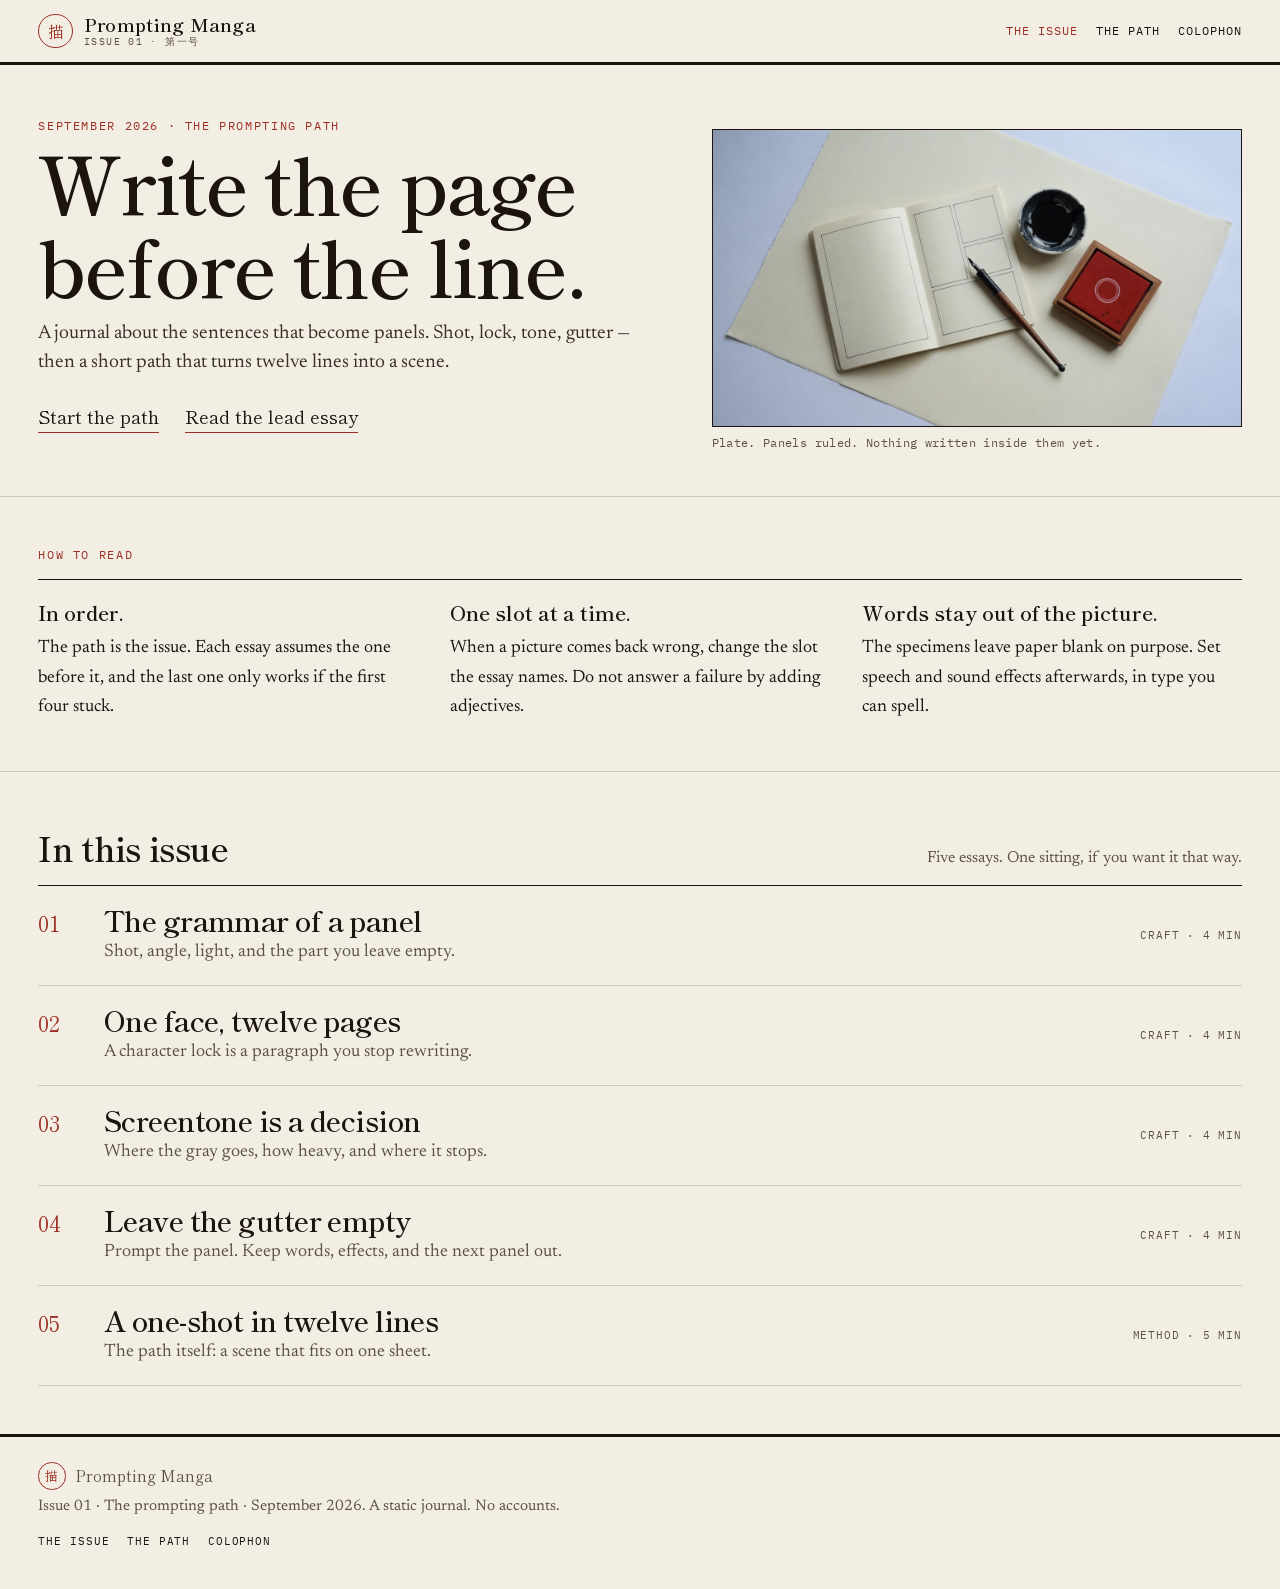
<file: index.html>
<!DOCTYPE html>
<html lang="en">
<head>
  <meta charset="utf-8">
  <meta name="viewport" content="width=device-width, initial-scale=1">
  <title>Prompting Manga — Issue 01</title>
  <meta name="description" content="Prompting Manga is a static journal about the sentences that become panels. Issue 01 is the prompting path: five essays, read in order.">
  <meta name="theme-color" content="#f3eee4" media="(prefers-color-scheme: light)">
  <meta name="theme-color" content="#14110e" media="(prefers-color-scheme: dark)">
  <link rel="icon" href="favicon.svg" type="image/svg+xml">
  <link rel="preconnect" href="https://fonts.googleapis.com">
  <link rel="preconnect" href="https://fonts.gstatic.com" crossorigin>
  <link href="https://fonts.googleapis.com/css2?family=IBM+Plex+Mono:wght@400;500&family=Newsreader:ital,opsz,wght@0,6..72,400;0,6..72,500;0,6..72,600;1,6..72,400&family=Shippori+Mincho:wght@500;600;700&display=swap" rel="stylesheet">
  <link rel="stylesheet" href="css/site.css">
</head>
<body>
  <a class="skip" href="#main">Skip to content</a>
  <div class="progress" aria-hidden="true"></div>
  <header class="top">
    <a class="brand" href="index.html">
      <span class="hanko" aria-hidden="true">描</span>
      <span class="brand-name">Prompting Manga<small>Issue 01 · 第一号</small></span>
    </a>
    <nav class="nav" aria-label="Primary">
      <a href="index.html" aria-current="page">The issue</a>
      <a href="path.html">The path</a>
      <a href="about.html">Colophon</a>
    </nav>
  </header>

  <main id="main">
    <section class="cover">
      <div>
        <p class="eyebrow">September 2026 · The prompting path</p>
        <h1>Write the page before the line.</h1>
        <p class="dek">A journal about the sentences that become panels. Shot, lock, tone, gutter — then a short path that turns twelve lines into a scene.</p>
        <p class="actions">
          <a href="path.html">Start the path</a>
          <a href="articles/panel-grammar.html">Read the lead essay</a>
        </p>
      </div>
      <figure class="cover-fig">
        <img src="assets/hero.jpg" width="1280" height="720" alt="Overhead still life of an open notebook with empty panel borders, a dip pen, a dish of black ink, and a red seal pad on warm paper.">
        <figcaption>Plate. Panels ruled. Nothing written inside them yet.</figcaption>
      </figure>
    </section>

    <section class="band" aria-labelledby="how-label">
      <p class="section-label" id="how-label">How to read</p>
      <div class="how-grid">
        <p><strong>In order.</strong> The path is the issue. Each essay assumes the one before it, and the last one only works if the first four stuck.</p>
        <p><strong>One slot at a time.</strong> When a picture comes back wrong, change the slot the essay names. Do not answer a failure by adding adjectives.</p>
        <p><strong>Words stay out of the picture.</strong> The specimens leave paper blank on purpose. Set speech and sound effects afterwards, in type you can spell.</p>
      </div>
    </section>

    <section class="band contents" aria-labelledby="contents-label">
      <div class="section-h">
        <h2 id="contents-label">In this issue</h2>
        <p>Five essays. One sitting, if you want it that way.</p>
      </div>
      <ol class="toc">
        <li>
          <a href="articles/panel-grammar.html">
            <span class="toc-n">01</span>
            <span class="toc-title">The grammar of a panel</span>
            <span class="toc-dek">Shot, angle, light, and the part you leave empty.</span>
            <span class="toc-meta">Craft · 4 min</span>
          </a>
        </li>
        <li>
          <a href="articles/one-face.html">
            <span class="toc-n">02</span>
            <span class="toc-title">One face, twelve pages</span>
            <span class="toc-dek">A character lock is a paragraph you stop rewriting.</span>
            <span class="toc-meta">Craft · 4 min</span>
          </a>
        </li>
        <li>
          <a href="articles/screentone.html">
            <span class="toc-n">03</span>
            <span class="toc-title">Screentone is a decision</span>
            <span class="toc-dek">Where the gray goes, how heavy, and where it stops.</span>
            <span class="toc-meta">Craft · 4 min</span>
          </a>
        </li>
        <li>
          <a href="articles/the-gutter.html">
            <span class="toc-n">04</span>
            <span class="toc-title">Leave the gutter empty</span>
            <span class="toc-dek">Prompt the panel. Keep words, effects, and the next panel out.</span>
            <span class="toc-meta">Craft · 4 min</span>
          </a>
        </li>
        <li>
          <a href="articles/twelve-lines.html">
            <span class="toc-n">05</span>
            <span class="toc-title">A one-shot in twelve lines</span>
            <span class="toc-dek">The path itself: a scene that fits on one sheet.</span>
            <span class="toc-meta">Method · 5 min</span>
          </a>
        </li>
      </ol>
    </section>
  </main>

  <footer class="site-foot">
    <p class="foot-brand"><span class="hanko" aria-hidden="true">描</span> Prompting Manga</p>
    <p>Issue 01 · The prompting path · September 2026. A static journal. No accounts.</p>
    <nav class="foot-nav" aria-label="Footer">
      <a href="index.html">The issue</a>
      <a href="path.html">The path</a>
      <a href="about.html">Colophon</a>
    </nav>
  </footer>
  <script src="js/site.js"></script>
</body>
</html>
</file>
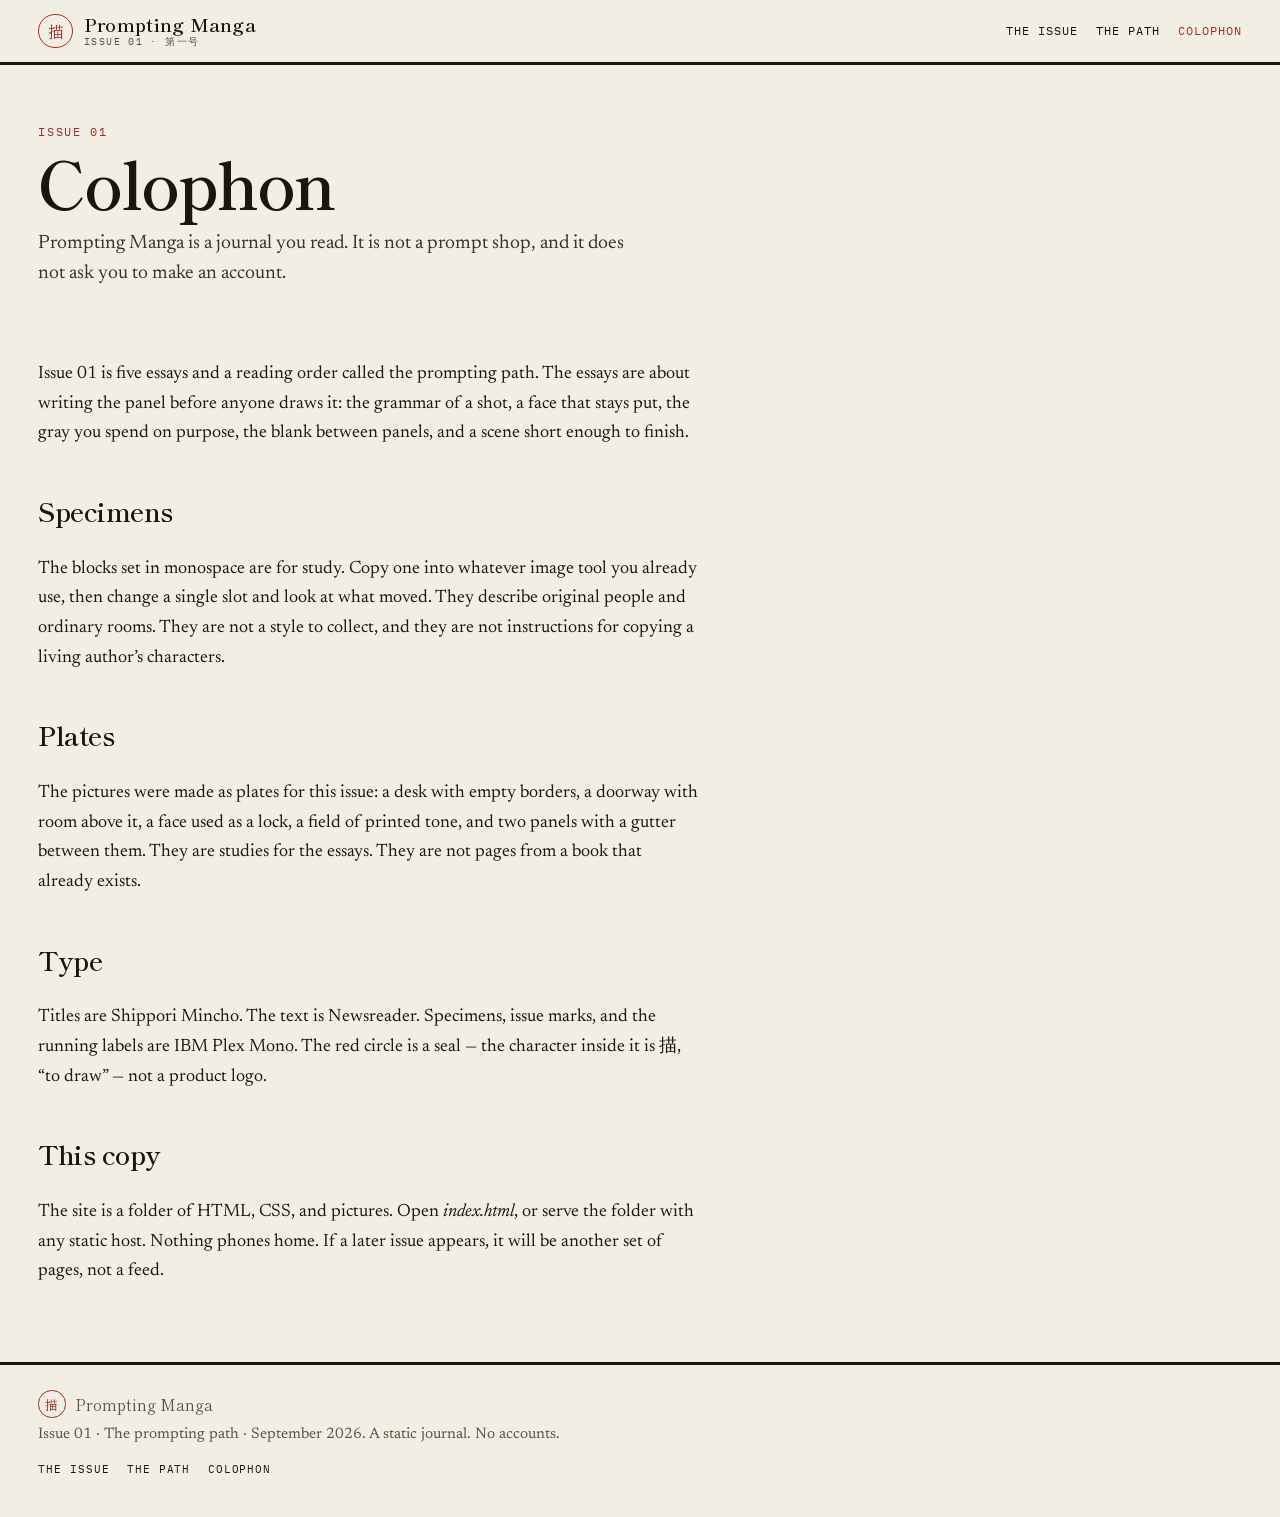
<file: about.html>
<!DOCTYPE html>
<html lang="en">
<head>
  <meta charset="utf-8">
  <meta name="viewport" content="width=device-width, initial-scale=1">
  <title>Colophon — Prompting Manga</title>
  <meta name="description" content="What Prompting Manga is: a static journal of essays on writing manga prompts. How the specimens and plates in Issue 01 should be used.">
  <meta name="theme-color" content="#f3eee4" media="(prefers-color-scheme: light)">
  <meta name="theme-color" content="#14110e" media="(prefers-color-scheme: dark)">
  <link rel="icon" href="favicon.svg" type="image/svg+xml">
  <link rel="preconnect" href="https://fonts.googleapis.com">
  <link rel="preconnect" href="https://fonts.gstatic.com" crossorigin>
  <link href="https://fonts.googleapis.com/css2?family=IBM+Plex+Mono:wght@400;500&family=Newsreader:ital,opsz,wght@0,6..72,400;0,6..72,500;0,6..72,600;1,6..72,400&family=Shippori+Mincho:wght@500;600;700&display=swap" rel="stylesheet">
  <link rel="stylesheet" href="css/site.css">
</head>
<body>
  <a class="skip" href="#main">Skip to content</a>
  <div class="progress" aria-hidden="true"></div>
  <header class="top">
    <a class="brand" href="index.html">
      <span class="hanko" aria-hidden="true">描</span>
      <span class="brand-name">Prompting Manga<small>Issue 01 · 第一号</small></span>
    </a>
    <nav class="nav" aria-label="Primary">
      <a href="index.html">The issue</a>
      <a href="path.html">The path</a>
      <a href="about.html" aria-current="page">Colophon</a>
    </nav>
  </header>

  <main id="main">
    <header class="page-head">
      <p class="eyebrow">Issue 01</p>
      <h1>Colophon</h1>
      <p class="dek">Prompting Manga is a journal you read. It is not a prompt shop, and it does not ask you to make an account.</p>
    </header>
    <article class="essay-wrap">
      <div class="prose">
        <p>Issue 01 is five essays and a reading order called the prompting path. The essays are about writing the panel before anyone draws it: the grammar of a shot, a face that stays put, the gray you spend on purpose, the blank between panels, and a scene short enough to finish.</p>
        <h2>Specimens</h2>
        <p>The blocks set in monospace are for study. Copy one into whatever image tool you already use, then change a single slot and look at what moved. They describe original people and ordinary rooms. They are not a style to collect, and they are not instructions for copying a living author’s characters.</p>
        <h2>Plates</h2>
        <p>The pictures were made as plates for this issue: a desk with empty borders, a doorway with room above it, a face used as a lock, a field of printed tone, and two panels with a gutter between them. They are studies for the essays. They are not pages from a book that already exists.</p>
        <h2>Type</h2>
        <p>Titles are Shippori Mincho. The text is Newsreader. Specimens, issue marks, and the running labels are IBM Plex Mono. The red circle is a seal — the character inside it is 描, “to draw” — not a product logo.</p>
        <h2>This copy</h2>
        <p>The site is a folder of HTML, CSS, and pictures. Open <em>index.html</em>, or serve the folder with any static host. Nothing phones home. If a later issue appears, it will be another set of pages, not a feed.</p>
      </div>
    </article>
  </main>

  <footer class="site-foot">
    <p class="foot-brand"><span class="hanko" aria-hidden="true">描</span> Prompting Manga</p>
    <p>Issue 01 · The prompting path · September 2026. A static journal. No accounts.</p>
    <nav class="foot-nav" aria-label="Footer">
      <a href="index.html">The issue</a>
      <a href="path.html">The path</a>
      <a href="about.html">Colophon</a>
    </nav>
  </footer>
  <script src="js/site.js"></script>
</body>
</html>
</file>
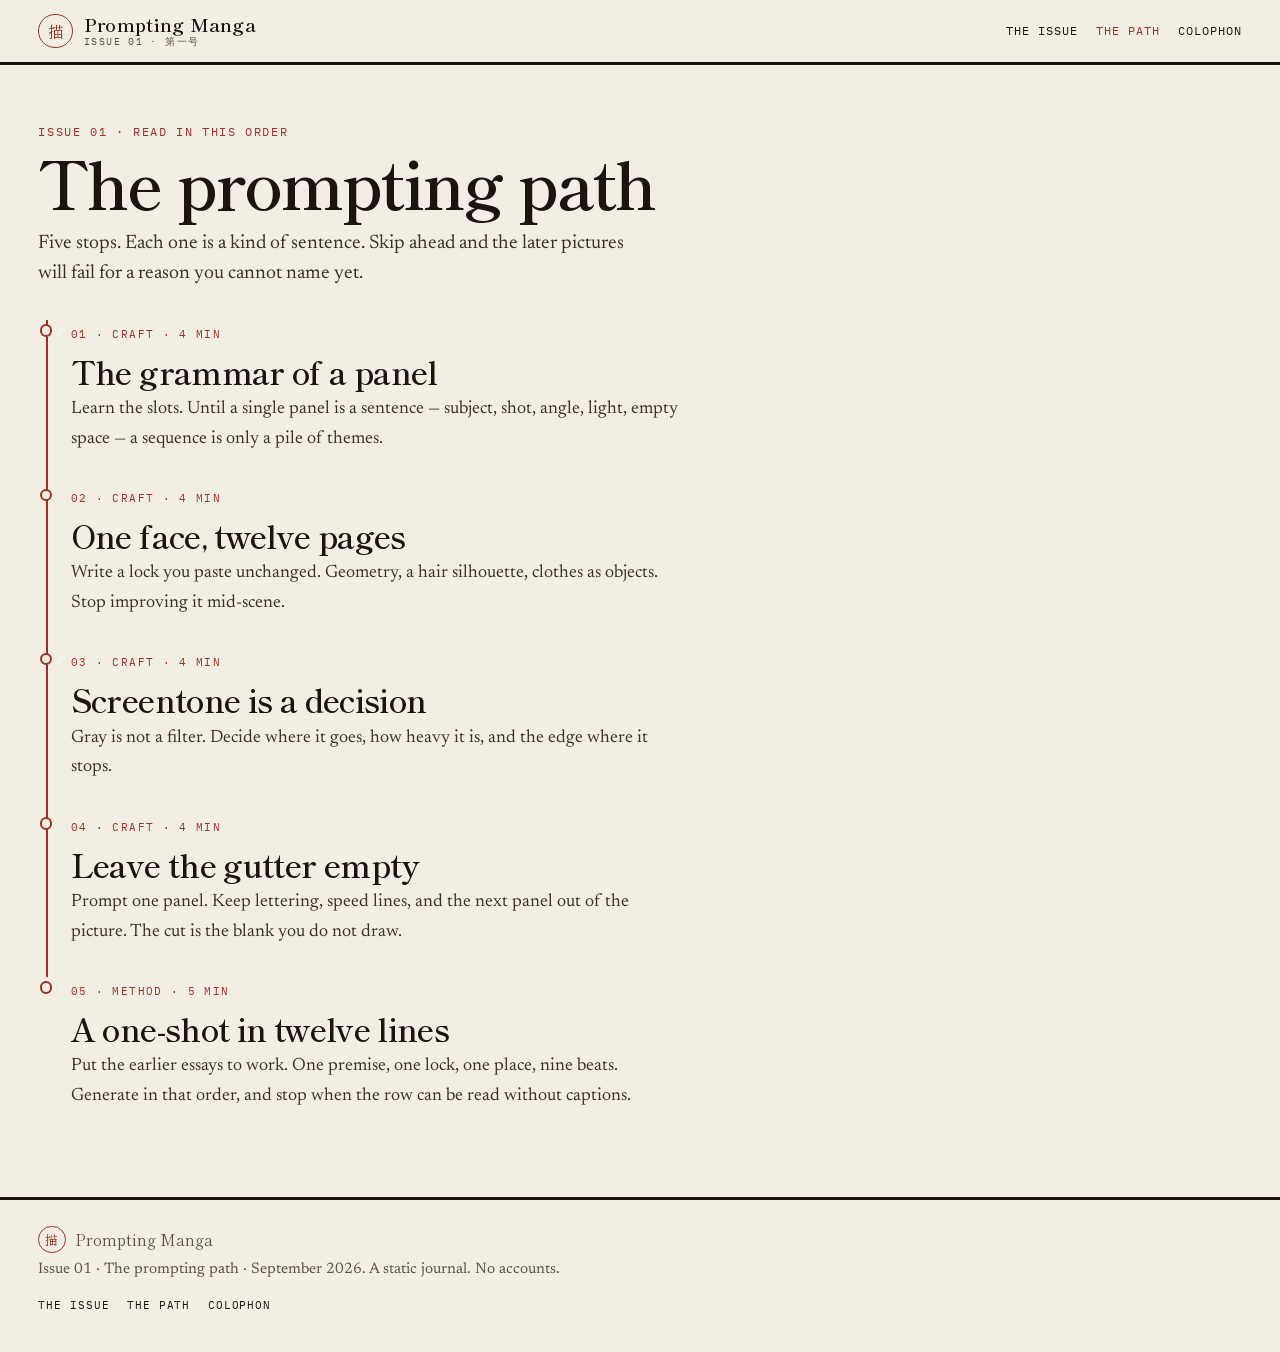
<file: path.html>
<!DOCTYPE html>
<html lang="en">
<head>
  <meta charset="utf-8">
  <meta name="viewport" content="width=device-width, initial-scale=1">
  <title>The prompting path — Prompting Manga</title>
  <meta name="description" content="The prompting path is five essays in order: panel grammar, a character lock, screentone, the gutter, and a one-shot in twelve lines.">
  <meta name="theme-color" content="#f3eee4" media="(prefers-color-scheme: light)">
  <meta name="theme-color" content="#14110e" media="(prefers-color-scheme: dark)">
  <link rel="icon" href="favicon.svg" type="image/svg+xml">
  <link rel="preconnect" href="https://fonts.googleapis.com">
  <link rel="preconnect" href="https://fonts.gstatic.com" crossorigin>
  <link href="https://fonts.googleapis.com/css2?family=IBM+Plex+Mono:wght@400;500&family=Newsreader:ital,opsz,wght@0,6..72,400;0,6..72,500;0,6..72,600;1,6..72,400&family=Shippori+Mincho:wght@500;600;700&display=swap" rel="stylesheet">
  <link rel="stylesheet" href="css/site.css">
</head>
<body>
  <a class="skip" href="#main">Skip to content</a>
  <div class="progress" aria-hidden="true"></div>
  <header class="top">
    <a class="brand" href="index.html">
      <span class="hanko" aria-hidden="true">描</span>
      <span class="brand-name">Prompting Manga<small>Issue 01 · 第一号</small></span>
    </a>
    <nav class="nav" aria-label="Primary">
      <a href="index.html">The issue</a>
      <a href="path.html" aria-current="page">The path</a>
      <a href="about.html">Colophon</a>
    </nav>
  </header>

  <main id="main">
    <header class="page-head">
      <p class="eyebrow">Issue 01 · Read in this order</p>
      <h1>The prompting path</h1>
      <p class="dek">Five stops. Each one is a kind of sentence. Skip ahead and the later pictures will fail for a reason you cannot name yet.</p>
    </header>
    <div class="page-body">
      <ol class="path">
        <li>
          <a href="articles/panel-grammar.html">
            <span class="path-n">01 · Craft · 4 min</span>
            <h2>The grammar of a panel</h2>
            <p>Learn the slots. Until a single panel is a sentence — subject, shot, angle, light, empty space — a sequence is only a pile of themes.</p>
          </a>
        </li>
        <li>
          <a href="articles/one-face.html">
            <span class="path-n">02 · Craft · 4 min</span>
            <h2>One face, twelve pages</h2>
            <p>Write a lock you paste unchanged. Geometry, a hair silhouette, clothes as objects. Stop improving it mid-scene.</p>
          </a>
        </li>
        <li>
          <a href="articles/screentone.html">
            <span class="path-n">03 · Craft · 4 min</span>
            <h2>Screentone is a decision</h2>
            <p>Gray is not a filter. Decide where it goes, how heavy it is, and the edge where it stops.</p>
          </a>
        </li>
        <li>
          <a href="articles/the-gutter.html">
            <span class="path-n">04 · Craft · 4 min</span>
            <h2>Leave the gutter empty</h2>
            <p>Prompt one panel. Keep lettering, speed lines, and the next panel out of the picture. The cut is the blank you do not draw.</p>
          </a>
        </li>
        <li>
          <a href="articles/twelve-lines.html">
            <span class="path-n">05 · Method · 5 min</span>
            <h2>A one-shot in twelve lines</h2>
            <p>Put the earlier essays to work. One premise, one lock, one place, nine beats. Generate in that order, and stop when the row can be read without captions.</p>
          </a>
        </li>
      </ol>
    </div>
  </main>

  <footer class="site-foot">
    <p class="foot-brand"><span class="hanko" aria-hidden="true">描</span> Prompting Manga</p>
    <p>Issue 01 · The prompting path · September 2026. A static journal. No accounts.</p>
    <nav class="foot-nav" aria-label="Footer">
      <a href="index.html">The issue</a>
      <a href="path.html">The path</a>
      <a href="about.html">Colophon</a>
    </nav>
  </footer>
  <script src="js/site.js"></script>
</body>
</html>
</file>
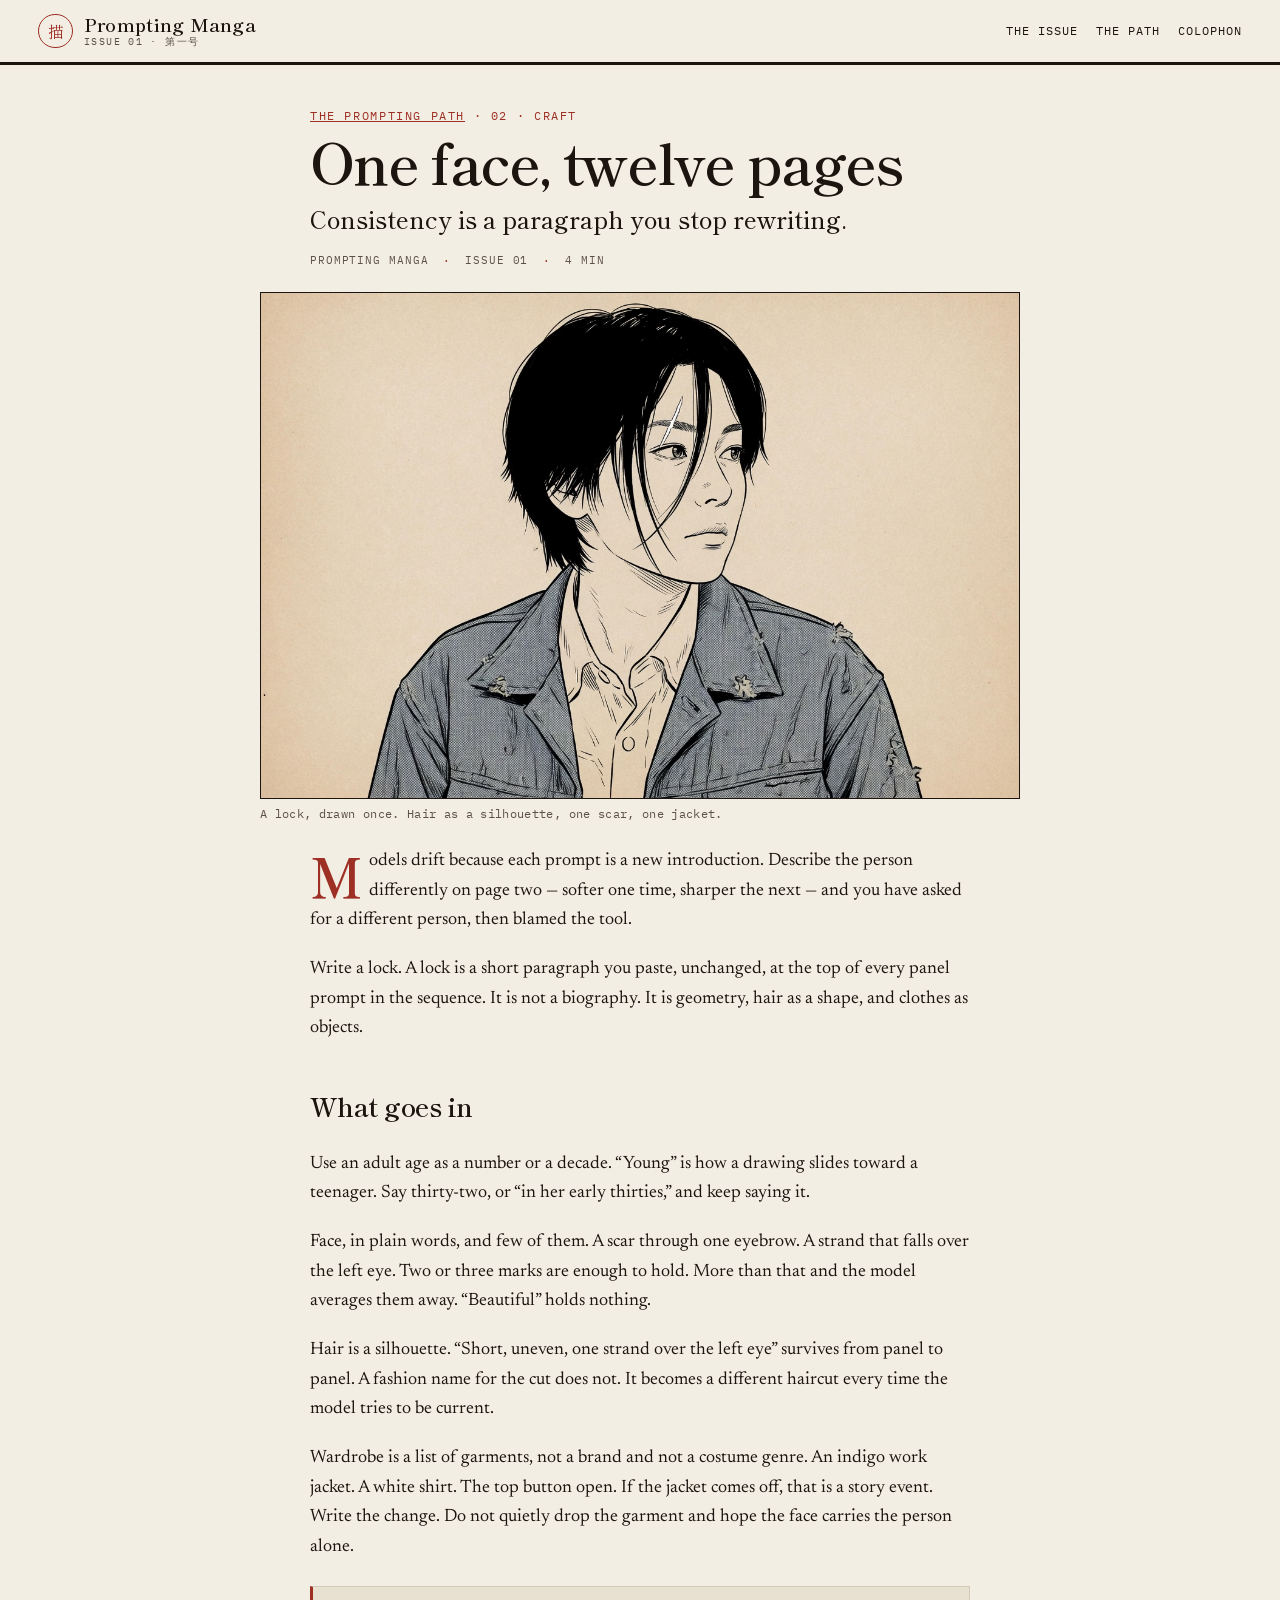
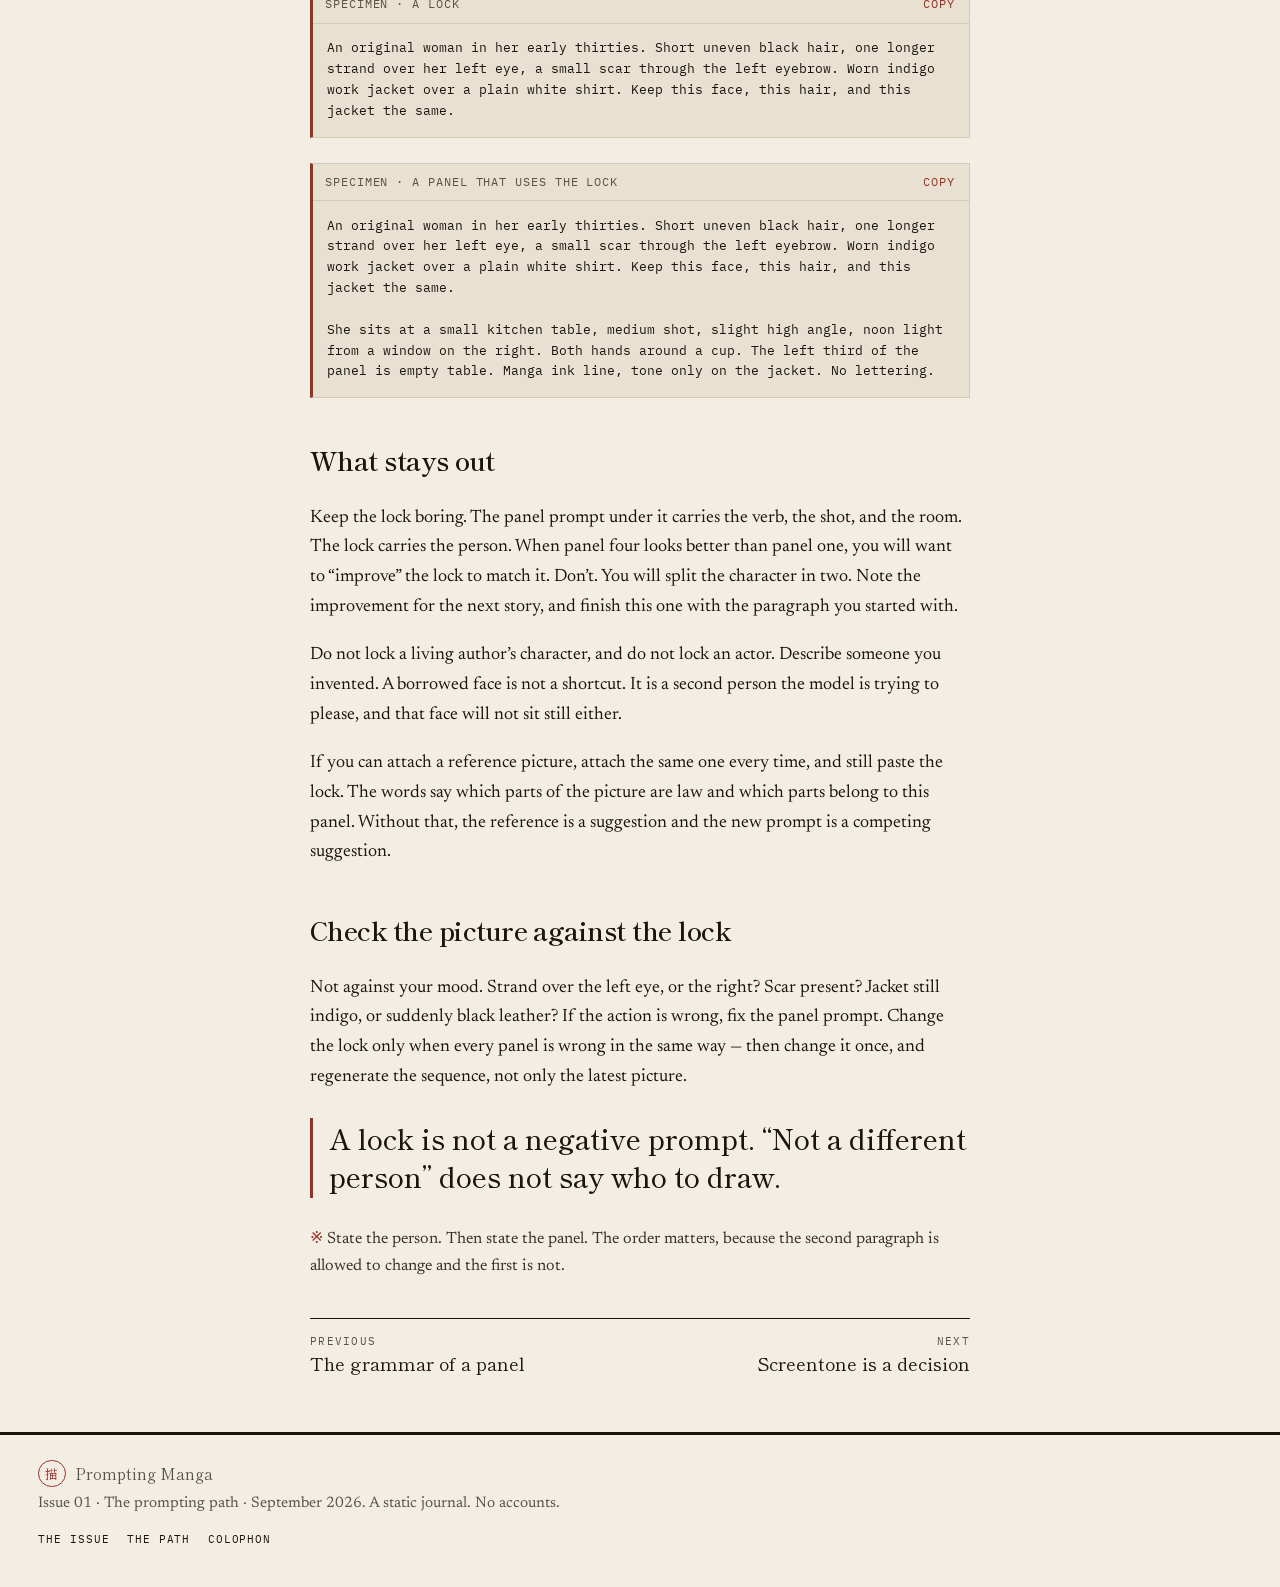
<file: articles/one-face.html>
<!DOCTYPE html>
<html lang="en">
<head>
  <meta charset="utf-8">
  <meta name="viewport" content="width=device-width, initial-scale=1">
  <title>One face, twelve pages — Prompting Manga</title>
  <meta name="description" content="How to write a character lock you paste unchanged: age, two or three marks, hair as a silhouette, clothes as objects. Consistency is a paragraph you stop rewriting.">
  <meta name="theme-color" content="#f3eee4" media="(prefers-color-scheme: light)">
  <meta name="theme-color" content="#14110e" media="(prefers-color-scheme: dark)">
  <link rel="icon" href="../favicon.svg" type="image/svg+xml">
  <link rel="preconnect" href="https://fonts.googleapis.com">
  <link rel="preconnect" href="https://fonts.gstatic.com" crossorigin>
  <link href="https://fonts.googleapis.com/css2?family=IBM+Plex+Mono:wght@400;500&family=Newsreader:ital,opsz,wght@0,6..72,400;0,6..72,500;0,6..72,600;1,6..72,400&family=Shippori+Mincho:wght@500;600;700&display=swap" rel="stylesheet">
  <link rel="stylesheet" href="../css/site.css">
</head>
<body>
  <a class="skip" href="#main">Skip to content</a>
  <div class="progress" aria-hidden="true"></div>
  <header class="top">
    <a class="brand" href="../index.html">
      <span class="hanko" aria-hidden="true">描</span>
      <span class="brand-name">Prompting Manga<small>Issue 01 · 第一号</small></span>
    </a>
    <nav class="nav" aria-label="Primary">
      <a href="../index.html">The issue</a>
      <a href="../path.html">The path</a>
      <a href="../about.html">Colophon</a>
    </nav>
  </header>

  <main id="main" class="essay-wrap">
    <article>
      <header class="essay-head">
        <p class="eyebrow"><a href="../path.html">The prompting path</a> · 02 · Craft</p>
        <h1>One face, twelve pages</h1>
        <p class="standfirst">Consistency is a paragraph you stop rewriting.</p>
        <p class="byline"><span>Prompting Manga</span><span>Issue 01</span><span>4 min</span></p>
      </header>

      <figure class="figure">
        <img src="../assets/face.jpg" width="1248" height="832" alt="Ink portrait of an adult woman with short uneven black hair, one strand across the eye, a scar through the eyebrow, and a worn jacket drawn in halftone.">
        <figcaption>A lock, drawn once. Hair as a silhouette, one scar, one jacket.</figcaption>
      </figure>

      <div class="prose">
        <p class="drop">Models drift because each prompt is a new introduction. Describe the person differently on page two — softer one time, sharper the next — and you have asked for a different person, then blamed the tool.</p>
        <p>Write a lock. A lock is a short paragraph you paste, unchanged, at the top of every panel prompt in the sequence. It is not a biography. It is geometry, hair as a shape, and clothes as objects.</p>

        <h2>What goes in</h2>
        <p>Use an adult age as a number or a decade. “Young” is how a drawing slides toward a teenager. Say thirty-two, or “in her early thirties,” and keep saying it.</p>
        <p>Face, in plain words, and few of them. A scar through one eyebrow. A strand that falls over the left eye. Two or three marks are enough to hold. More than that and the model averages them away. “Beautiful” holds nothing.</p>
        <p>Hair is a silhouette. “Short, uneven, one strand over the left eye” survives from panel to panel. A fashion name for the cut does not. It becomes a different haircut every time the model tries to be current.</p>
        <p>Wardrobe is a list of garments, not a brand and not a costume genre. An indigo work jacket. A white shirt. The top button open. If the jacket comes off, that is a story event. Write the change. Do not quietly drop the garment and hope the face carries the person alone.</p>

        <figure class="specimen">
          <figcaption>
            <span>Specimen · a lock</span>
            <button type="button" data-copy>Copy</button>
          </figcaption>
          <pre>An original woman in her early thirties. Short uneven black hair, one longer strand over her left eye, a small scar through the left eyebrow. Worn indigo work jacket over a plain white shirt. Keep this face, this hair, and this jacket the same.</pre>
        </figure>

        <figure class="specimen">
          <figcaption>
            <span>Specimen · a panel that uses the lock</span>
            <button type="button" data-copy>Copy</button>
          </figcaption>
          <pre>An original woman in her early thirties. Short uneven black hair, one longer strand over her left eye, a small scar through the left eyebrow. Worn indigo work jacket over a plain white shirt. Keep this face, this hair, and this jacket the same.

She sits at a small kitchen table, medium shot, slight high angle, noon light from a window on the right. Both hands around a cup. The left third of the panel is empty table. Manga ink line, tone only on the jacket. No lettering.</pre>
        </figure>

        <h2>What stays out</h2>
        <p>Keep the lock boring. The panel prompt under it carries the verb, the shot, and the room. The lock carries the person. When panel four looks better than panel one, you will want to “improve” the lock to match it. Don’t. You will split the character in two. Note the improvement for the next story, and finish this one with the paragraph you started with.</p>
        <p>Do not lock a living author’s character, and do not lock an actor. Describe someone you invented. A borrowed face is not a shortcut. It is a second person the model is trying to please, and that face will not sit still either.</p>
        <p>If you can attach a reference picture, attach the same one every time, and still paste the lock. The words say which parts of the picture are law and which parts belong to this panel. Without that, the reference is a suggestion and the new prompt is a competing suggestion.</p>

        <h2>Check the picture against the lock</h2>
        <p>Not against your mood. Strand over the left eye, or the right? Scar present? Jacket still indigo, or suddenly black leather? If the action is wrong, fix the panel prompt. Change the lock only when every panel is wrong in the same way — then change it once, and regenerate the sequence, not only the latest picture.</p>

        <blockquote class="pull">
          <p>A lock is not a negative prompt. “Not a different person” does not say who to draw.</p>
        </blockquote>

        <p class="note">State the person. Then state the panel. The order matters, because the second paragraph is allowed to change and the first is not.</p>
      </div>

      <nav class="pager" aria-label="Along the path">
        <a class="prev" href="panel-grammar.html"><span>Previous</span>The grammar of a panel</a>
        <a class="next" href="screentone.html"><span>Next</span>Screentone is a decision</a>
      </nav>
    </article>
  </main>

  <footer class="site-foot">
    <p class="foot-brand"><span class="hanko" aria-hidden="true">描</span> Prompting Manga</p>
    <p>Issue 01 · The prompting path · September 2026. A static journal. No accounts.</p>
    <nav class="foot-nav" aria-label="Footer">
      <a href="../index.html">The issue</a>
      <a href="../path.html">The path</a>
      <a href="../about.html">Colophon</a>
    </nav>
  </footer>
  <script src="../js/site.js"></script>
</body>
</html>
</file>
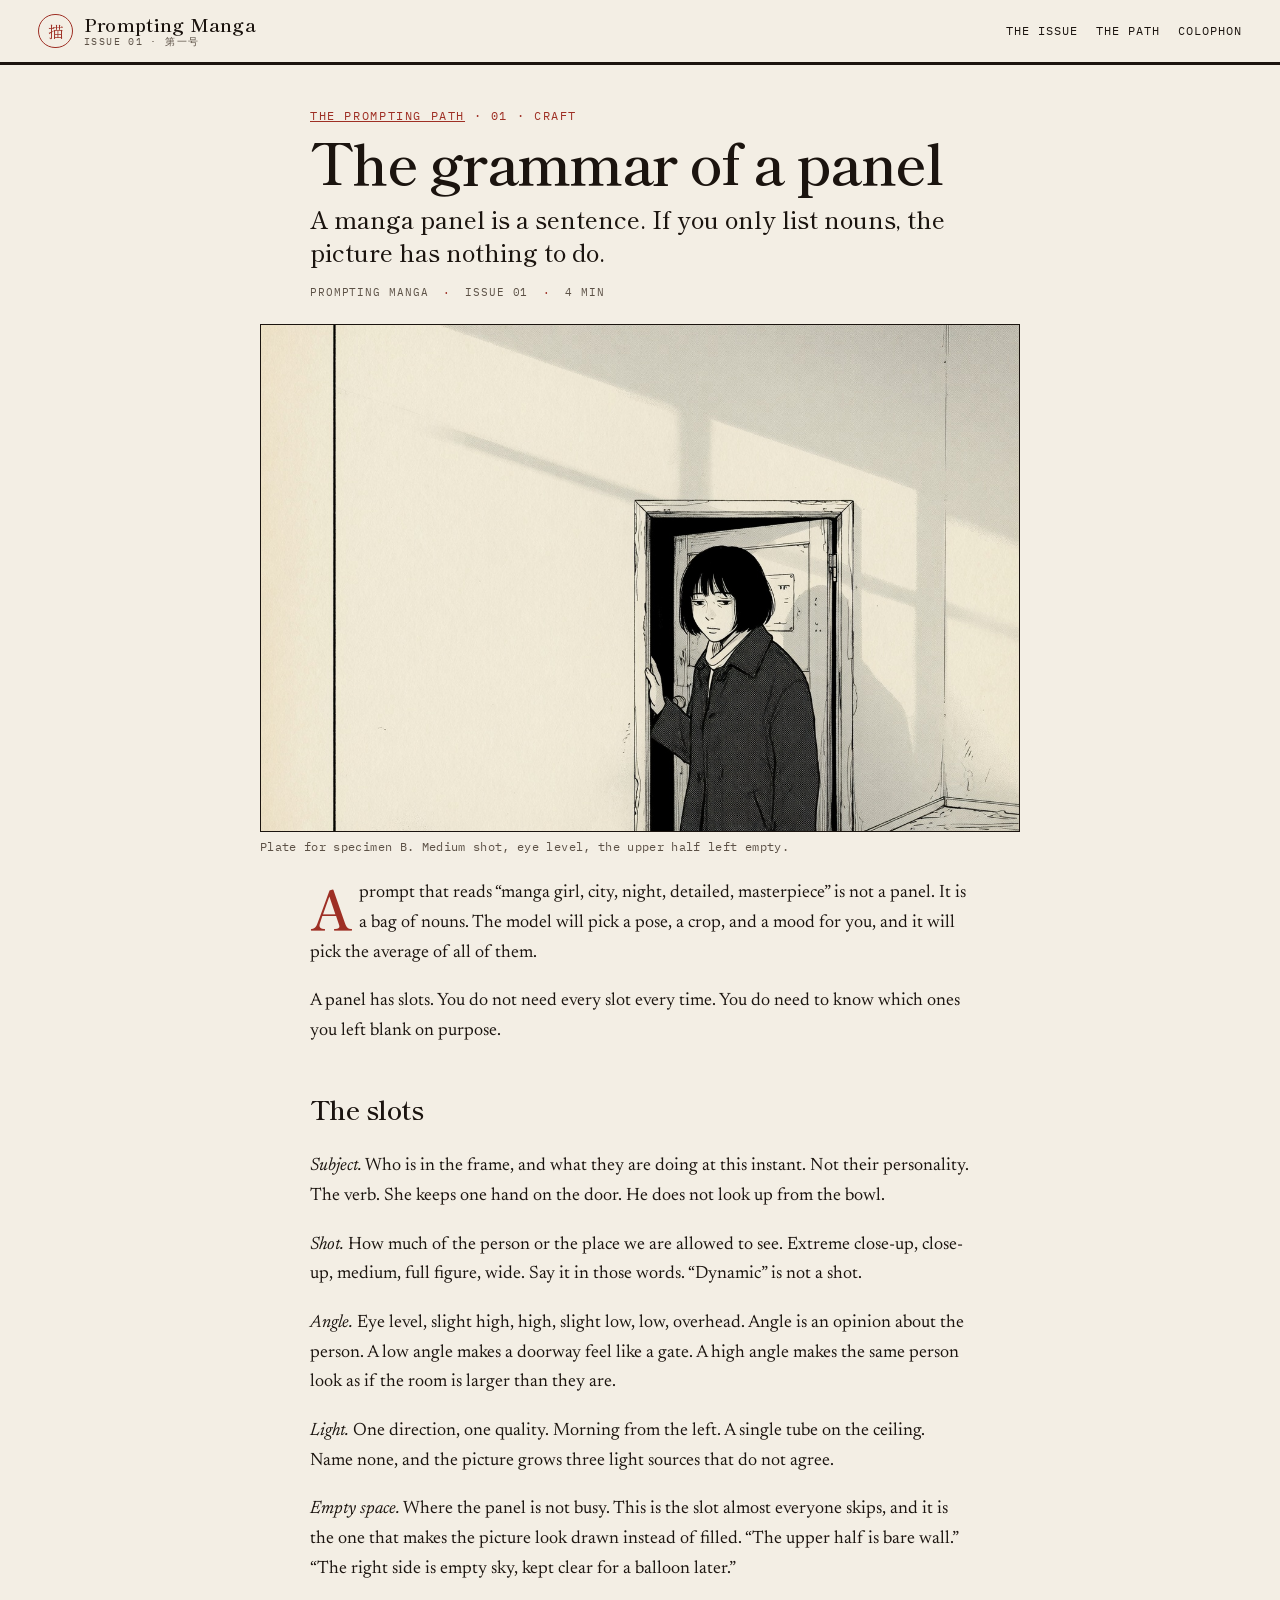
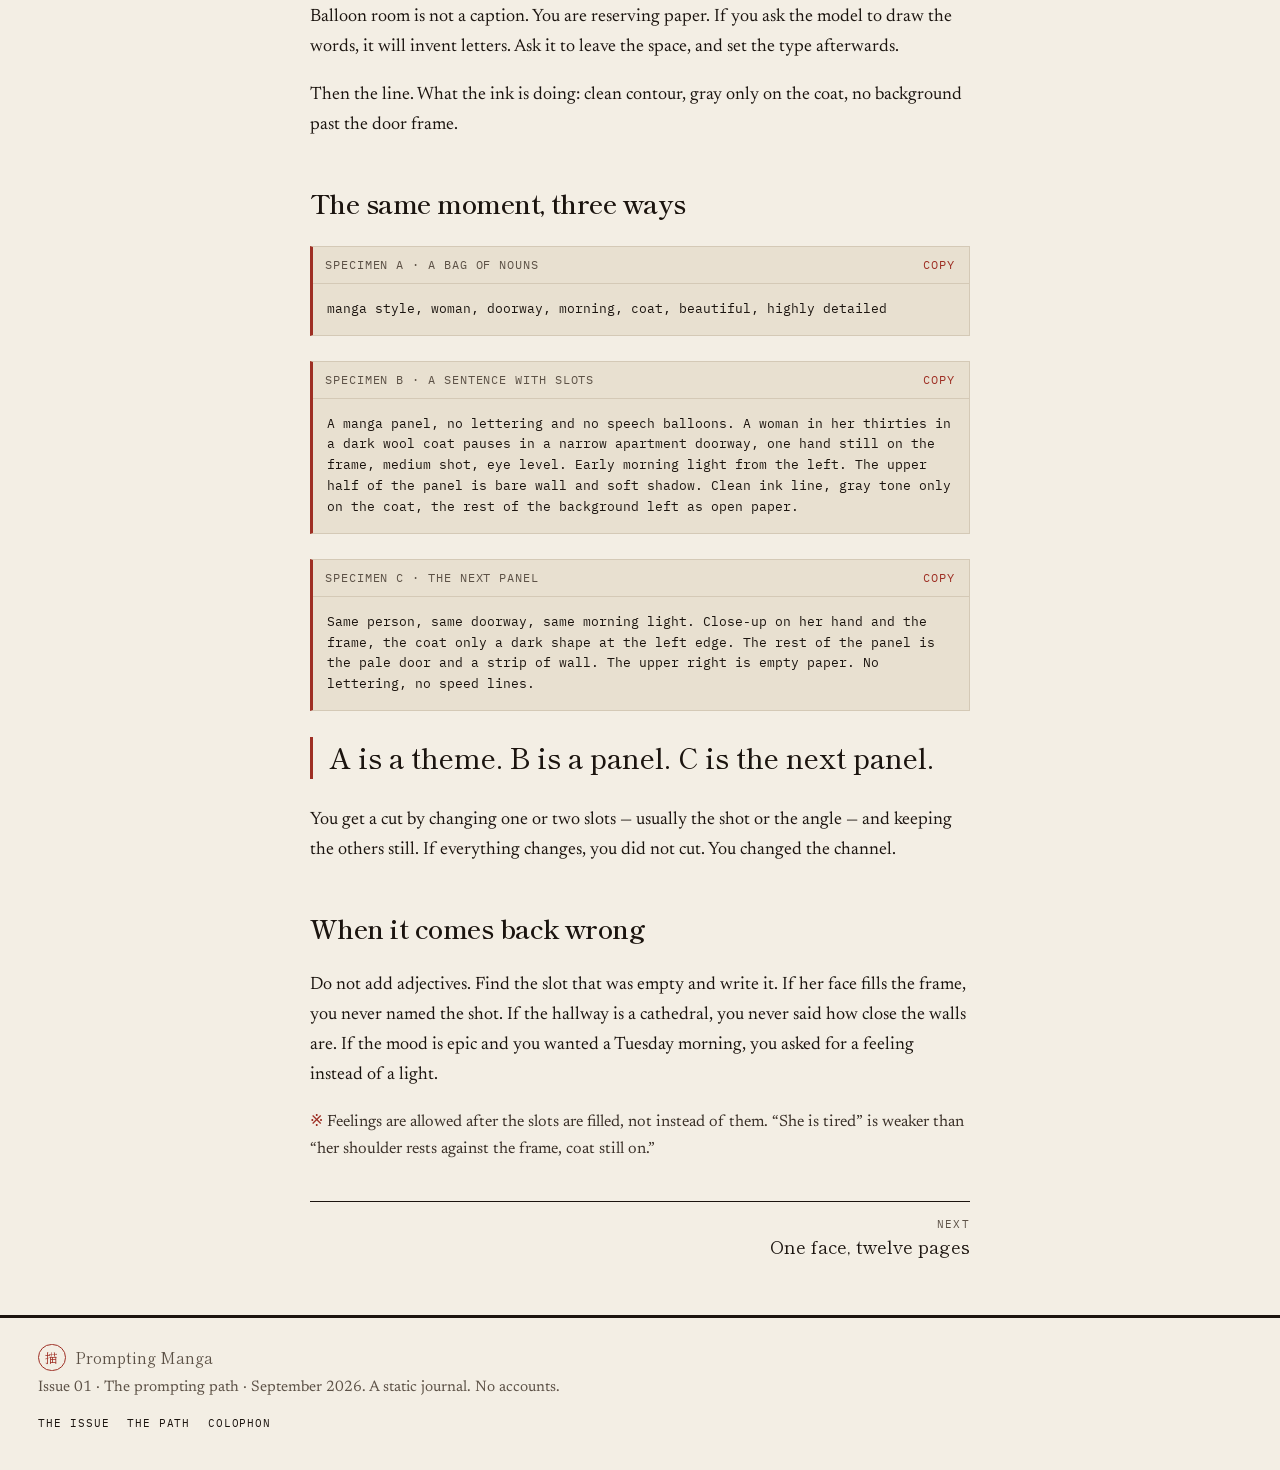
<file: articles/panel-grammar.html>
<!DOCTYPE html>
<html lang="en">
<head>
  <meta charset="utf-8">
  <meta name="viewport" content="width=device-width, initial-scale=1">
  <title>The grammar of a panel — Prompting Manga</title>
  <meta name="description" content="A manga panel is a sentence with slots: subject, shot, angle, light, and the space you leave empty. How to rewrite a bag of nouns into a panel you can cut from.">
  <meta name="theme-color" content="#f3eee4" media="(prefers-color-scheme: light)">
  <meta name="theme-color" content="#14110e" media="(prefers-color-scheme: dark)">
  <link rel="icon" href="../favicon.svg" type="image/svg+xml">
  <link rel="preconnect" href="https://fonts.googleapis.com">
  <link rel="preconnect" href="https://fonts.gstatic.com" crossorigin>
  <link href="https://fonts.googleapis.com/css2?family=IBM+Plex+Mono:wght@400;500&family=Newsreader:ital,opsz,wght@0,6..72,400;0,6..72,500;0,6..72,600;1,6..72,400&family=Shippori+Mincho:wght@500;600;700&display=swap" rel="stylesheet">
  <link rel="stylesheet" href="../css/site.css">
</head>
<body>
  <a class="skip" href="#main">Skip to content</a>
  <div class="progress" aria-hidden="true"></div>
  <header class="top">
    <a class="brand" href="../index.html">
      <span class="hanko" aria-hidden="true">描</span>
      <span class="brand-name">Prompting Manga<small>Issue 01 · 第一号</small></span>
    </a>
    <nav class="nav" aria-label="Primary">
      <a href="../index.html">The issue</a>
      <a href="../path.html">The path</a>
      <a href="../about.html">Colophon</a>
    </nav>
  </header>

  <main id="main" class="essay-wrap">
    <article>
      <header class="essay-head">
        <p class="eyebrow"><a href="../path.html">The prompting path</a> · 01 · Craft</p>
        <h1>The grammar of a panel</h1>
        <p class="standfirst">A manga panel is a sentence. If you only list nouns, the picture has nothing to do.</p>
        <p class="byline"><span>Prompting Manga</span><span>Issue 01</span><span>4 min</span></p>
      </header>

      <figure class="figure">
        <img src="../assets/panel.jpg" width="1248" height="832" alt="Manga panel of a woman in a dark coat paused in a doorway, one hand on the frame, the upper half of the picture left as bare wall.">
        <figcaption>Plate for specimen B. Medium shot, eye level, the upper half left empty.</figcaption>
      </figure>

      <div class="prose">
        <p class="drop">A prompt that reads “manga girl, city, night, detailed, masterpiece” is not a panel. It is a bag of nouns. The model will pick a pose, a crop, and a mood for you, and it will pick the average of all of them.</p>
        <p>A panel has slots. You do not need every slot every time. You do need to know which ones you left blank on purpose.</p>

        <h2>The slots</h2>
        <p><em>Subject.</em> Who is in the frame, and what they are doing at this instant. Not their personality. The verb. She keeps one hand on the door. He does not look up from the bowl.</p>
        <p><em>Shot.</em> How much of the person or the place we are allowed to see. Extreme close-up, close-up, medium, full figure, wide. Say it in those words. “Dynamic” is not a shot.</p>
        <p><em>Angle.</em> Eye level, slight high, high, slight low, low, overhead. Angle is an opinion about the person. A low angle makes a doorway feel like a gate. A high angle makes the same person look as if the room is larger than they are.</p>
        <p><em>Light.</em> One direction, one quality. Morning from the left. A single tube on the ceiling. Name none, and the picture grows three light sources that do not agree.</p>
        <p><em>Empty space.</em> Where the panel is not busy. This is the slot almost everyone skips, and it is the one that makes the picture look drawn instead of filled. “The upper half is bare wall.” “The right side is empty sky, kept clear for a balloon later.”</p>
        <p>Balloon room is not a caption. You are reserving paper. If you ask the model to draw the words, it will invent letters. Ask it to leave the space, and set the type afterwards.</p>
        <p>Then the line. What the ink is doing: clean contour, gray only on the coat, no background past the door frame.</p>

        <h2>The same moment, three ways</h2>
        <figure class="specimen">
          <figcaption>
            <span>Specimen A · a bag of nouns</span>
            <button type="button" data-copy>Copy</button>
          </figcaption>
          <pre>manga style, woman, doorway, morning, coat, beautiful, highly detailed</pre>
        </figure>
        <figure class="specimen">
          <figcaption>
            <span>Specimen B · a sentence with slots</span>
            <button type="button" data-copy>Copy</button>
          </figcaption>
          <pre>A manga panel, no lettering and no speech balloons. A woman in her thirties in a dark wool coat pauses in a narrow apartment doorway, one hand still on the frame, medium shot, eye level. Early morning light from the left. The upper half of the panel is bare wall and soft shadow. Clean ink line, gray tone only on the coat, the rest of the background left as open paper.</pre>
        </figure>
        <figure class="specimen">
          <figcaption>
            <span>Specimen C · the next panel</span>
            <button type="button" data-copy>Copy</button>
          </figcaption>
          <pre>Same person, same doorway, same morning light. Close-up on her hand and the frame, the coat only a dark shape at the left edge. The rest of the panel is the pale door and a strip of wall. The upper right is empty paper. No lettering, no speed lines.</pre>
        </figure>

        <blockquote class="pull">
          <p>A is a theme. B is a panel. C is the next panel.</p>
        </blockquote>

        <p>You get a cut by changing one or two slots — usually the shot or the angle — and keeping the others still. If everything changes, you did not cut. You changed the channel.</p>

        <h2>When it comes back wrong</h2>
        <p>Do not add adjectives. Find the slot that was empty and write it. If her face fills the frame, you never named the shot. If the hallway is a cathedral, you never said how close the walls are. If the mood is epic and you wanted a Tuesday morning, you asked for a feeling instead of a light.</p>
        <p class="note">Feelings are allowed after the slots are filled, not instead of them. “She is tired” is weaker than “her shoulder rests against the frame, coat still on.”</p>
      </div>

      <nav class="pager" aria-label="Along the path">
        <a class="next" href="one-face.html"><span>Next</span>One face, twelve pages</a>
      </nav>
    </article>
  </main>

  <footer class="site-foot">
    <p class="foot-brand"><span class="hanko" aria-hidden="true">描</span> Prompting Manga</p>
    <p>Issue 01 · The prompting path · September 2026. A static journal. No accounts.</p>
    <nav class="foot-nav" aria-label="Footer">
      <a href="../index.html">The issue</a>
      <a href="../path.html">The path</a>
      <a href="../about.html">Colophon</a>
    </nav>
  </footer>
  <script src="../js/site.js"></script>
</body>
</html>
</file>
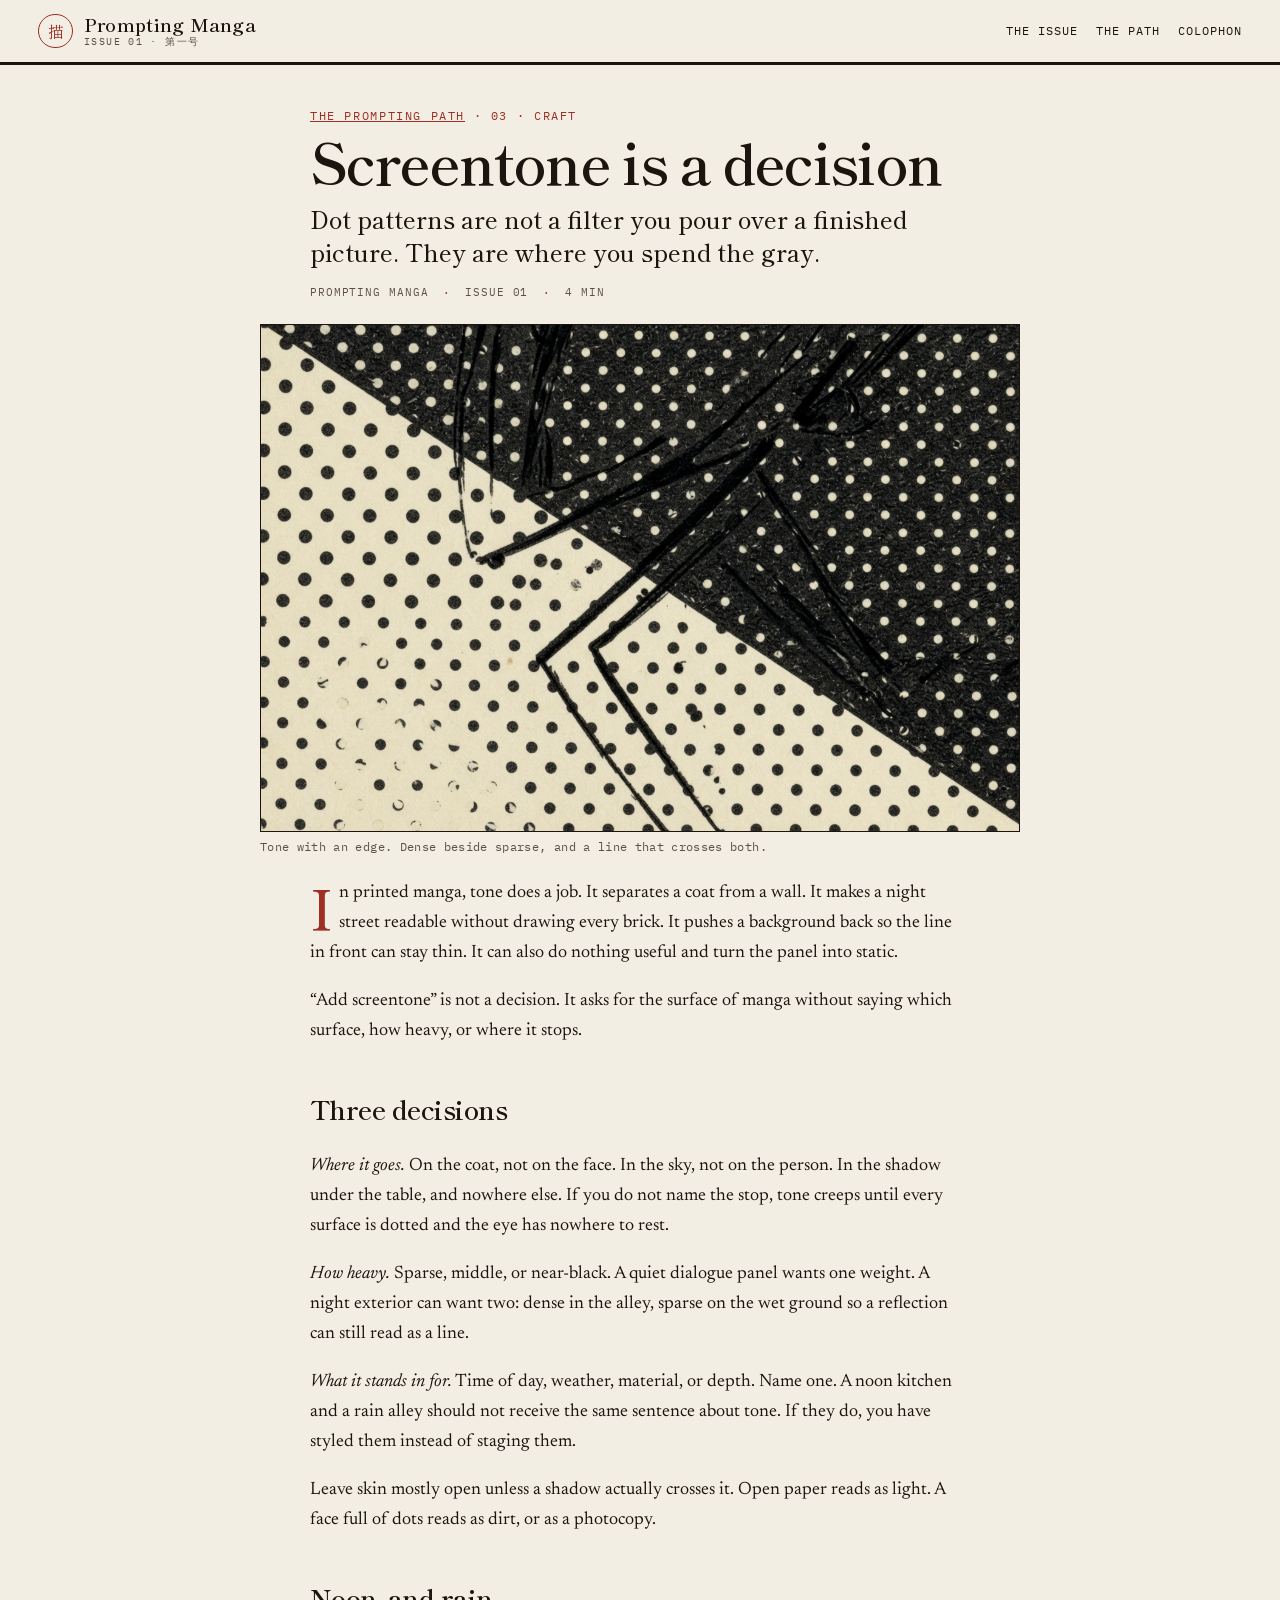
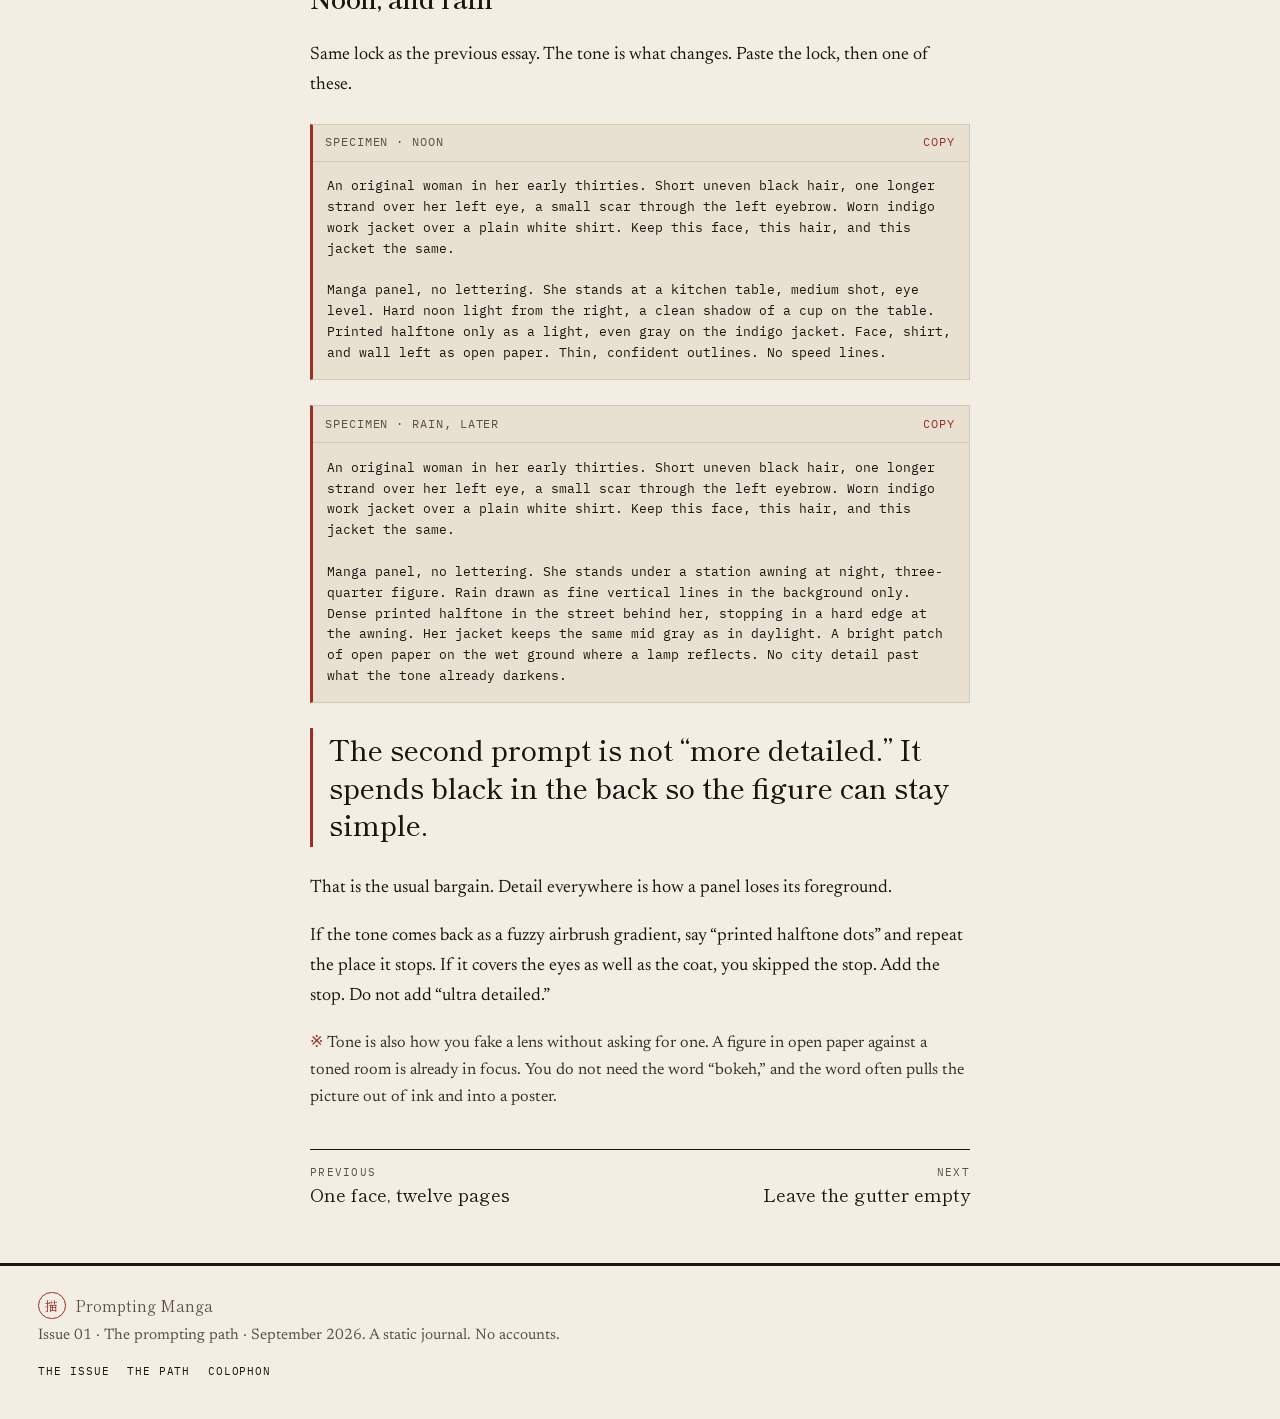
<file: articles/screentone.html>
<!DOCTYPE html>
<html lang="en">
<head>
  <meta charset="utf-8">
  <meta name="viewport" content="width=device-width, initial-scale=1">
  <title>Screentone is a decision — Prompting Manga</title>
  <meta name="description" content="Manga screentone is not a filter. Decide where the dots go, how heavy they are, and the edge where they stop. Two specimens: noon, and rain.">
  <meta name="theme-color" content="#f3eee4" media="(prefers-color-scheme: light)">
  <meta name="theme-color" content="#14110e" media="(prefers-color-scheme: dark)">
  <link rel="icon" href="../favicon.svg" type="image/svg+xml">
  <link rel="preconnect" href="https://fonts.googleapis.com">
  <link rel="preconnect" href="https://fonts.gstatic.com" crossorigin>
  <link href="https://fonts.googleapis.com/css2?family=IBM+Plex+Mono:wght@400;500&family=Newsreader:ital,opsz,wght@0,6..72,400;0,6..72,500;0,6..72,600;1,6..72,400&family=Shippori+Mincho:wght@500;600;700&display=swap" rel="stylesheet">
  <link rel="stylesheet" href="../css/site.css">
</head>
<body>
  <a class="skip" href="#main">Skip to content</a>
  <div class="progress" aria-hidden="true"></div>
  <header class="top">
    <a class="brand" href="../index.html">
      <span class="hanko" aria-hidden="true">描</span>
      <span class="brand-name">Prompting Manga<small>Issue 01 · 第一号</small></span>
    </a>
    <nav class="nav" aria-label="Primary">
      <a href="../index.html">The issue</a>
      <a href="../path.html">The path</a>
      <a href="../about.html">Colophon</a>
    </nav>
  </header>

  <main id="main" class="essay-wrap">
    <article>
      <header class="essay-head">
        <p class="eyebrow"><a href="../path.html">The prompting path</a> · 03 · Craft</p>
        <h1>Screentone is a decision</h1>
        <p class="standfirst">Dot patterns are not a filter you pour over a finished picture. They are where you spend the gray.</p>
        <p class="byline"><span>Prompting Manga</span><span>Issue 01</span><span>4 min</span></p>
      </header>

      <figure class="figure">
        <img src="../assets/tone.jpg" width="1248" height="832" alt="Close view of printed screentone: a dense field of dots meeting a lighter field along a sharp edge, with ink lines crossing both.">
        <figcaption>Tone with an edge. Dense beside sparse, and a line that crosses both.</figcaption>
      </figure>

      <div class="prose">
        <p class="drop">In printed manga, tone does a job. It separates a coat from a wall. It makes a night street readable without drawing every brick. It pushes a background back so the line in front can stay thin. It can also do nothing useful and turn the panel into static.</p>
        <p>“Add screentone” is not a decision. It asks for the surface of manga without saying which surface, how heavy, or where it stops.</p>

        <h2>Three decisions</h2>
        <p><em>Where it goes.</em> On the coat, not on the face. In the sky, not on the person. In the shadow under the table, and nowhere else. If you do not name the stop, tone creeps until every surface is dotted and the eye has nowhere to rest.</p>
        <p><em>How heavy.</em> Sparse, middle, or near-black. A quiet dialogue panel wants one weight. A night exterior can want two: dense in the alley, sparse on the wet ground so a reflection can still read as a line.</p>
        <p><em>What it stands in for.</em> Time of day, weather, material, or depth. Name one. A noon kitchen and a rain alley should not receive the same sentence about tone. If they do, you have styled them instead of staging them.</p>
        <p>Leave skin mostly open unless a shadow actually crosses it. Open paper reads as light. A face full of dots reads as dirt, or as a photocopy.</p>

        <h2>Noon, and rain</h2>
        <p>Same lock as the previous essay. The tone is what changes. Paste the lock, then one of these.</p>

        <figure class="specimen">
          <figcaption>
            <span>Specimen · noon</span>
            <button type="button" data-copy>Copy</button>
          </figcaption>
          <pre>An original woman in her early thirties. Short uneven black hair, one longer strand over her left eye, a small scar through the left eyebrow. Worn indigo work jacket over a plain white shirt. Keep this face, this hair, and this jacket the same.

Manga panel, no lettering. She stands at a kitchen table, medium shot, eye level. Hard noon light from the right, a clean shadow of a cup on the table. Printed halftone only as a light, even gray on the indigo jacket. Face, shirt, and wall left as open paper. Thin, confident outlines. No speed lines.</pre>
        </figure>

        <figure class="specimen">
          <figcaption>
            <span>Specimen · rain, later</span>
            <button type="button" data-copy>Copy</button>
          </figcaption>
          <pre>An original woman in her early thirties. Short uneven black hair, one longer strand over her left eye, a small scar through the left eyebrow. Worn indigo work jacket over a plain white shirt. Keep this face, this hair, and this jacket the same.

Manga panel, no lettering. She stands under a station awning at night, three-quarter figure. Rain drawn as fine vertical lines in the background only. Dense printed halftone in the street behind her, stopping in a hard edge at the awning. Her jacket keeps the same mid gray as in daylight. A bright patch of open paper on the wet ground where a lamp reflects. No city detail past what the tone already darkens.</pre>
        </figure>

        <blockquote class="pull">
          <p>The second prompt is not “more detailed.” It spends black in the back so the figure can stay simple.</p>
        </blockquote>

        <p>That is the usual bargain. Detail everywhere is how a panel loses its foreground.</p>
        <p>If the tone comes back as a fuzzy airbrush gradient, say “printed halftone dots” and repeat the place it stops. If it covers the eyes as well as the coat, you skipped the stop. Add the stop. Do not add “ultra detailed.”</p>
        <p class="note">Tone is also how you fake a lens without asking for one. A figure in open paper against a toned room is already in focus. You do not need the word “bokeh,” and the word often pulls the picture out of ink and into a poster.</p>
      </div>

      <nav class="pager" aria-label="Along the path">
        <a class="prev" href="one-face.html"><span>Previous</span>One face, twelve pages</a>
        <a class="next" href="the-gutter.html"><span>Next</span>Leave the gutter empty</a>
      </nav>
    </article>
  </main>

  <footer class="site-foot">
    <p class="foot-brand"><span class="hanko" aria-hidden="true">描</span> Prompting Manga</p>
    <p>Issue 01 · The prompting path · September 2026. A static journal. No accounts.</p>
    <nav class="foot-nav" aria-label="Footer">
      <a href="../index.html">The issue</a>
      <a href="../path.html">The path</a>
      <a href="../about.html">Colophon</a>
    </nav>
  </footer>
  <script src="../js/site.js"></script>
</body>
</html>
</file>
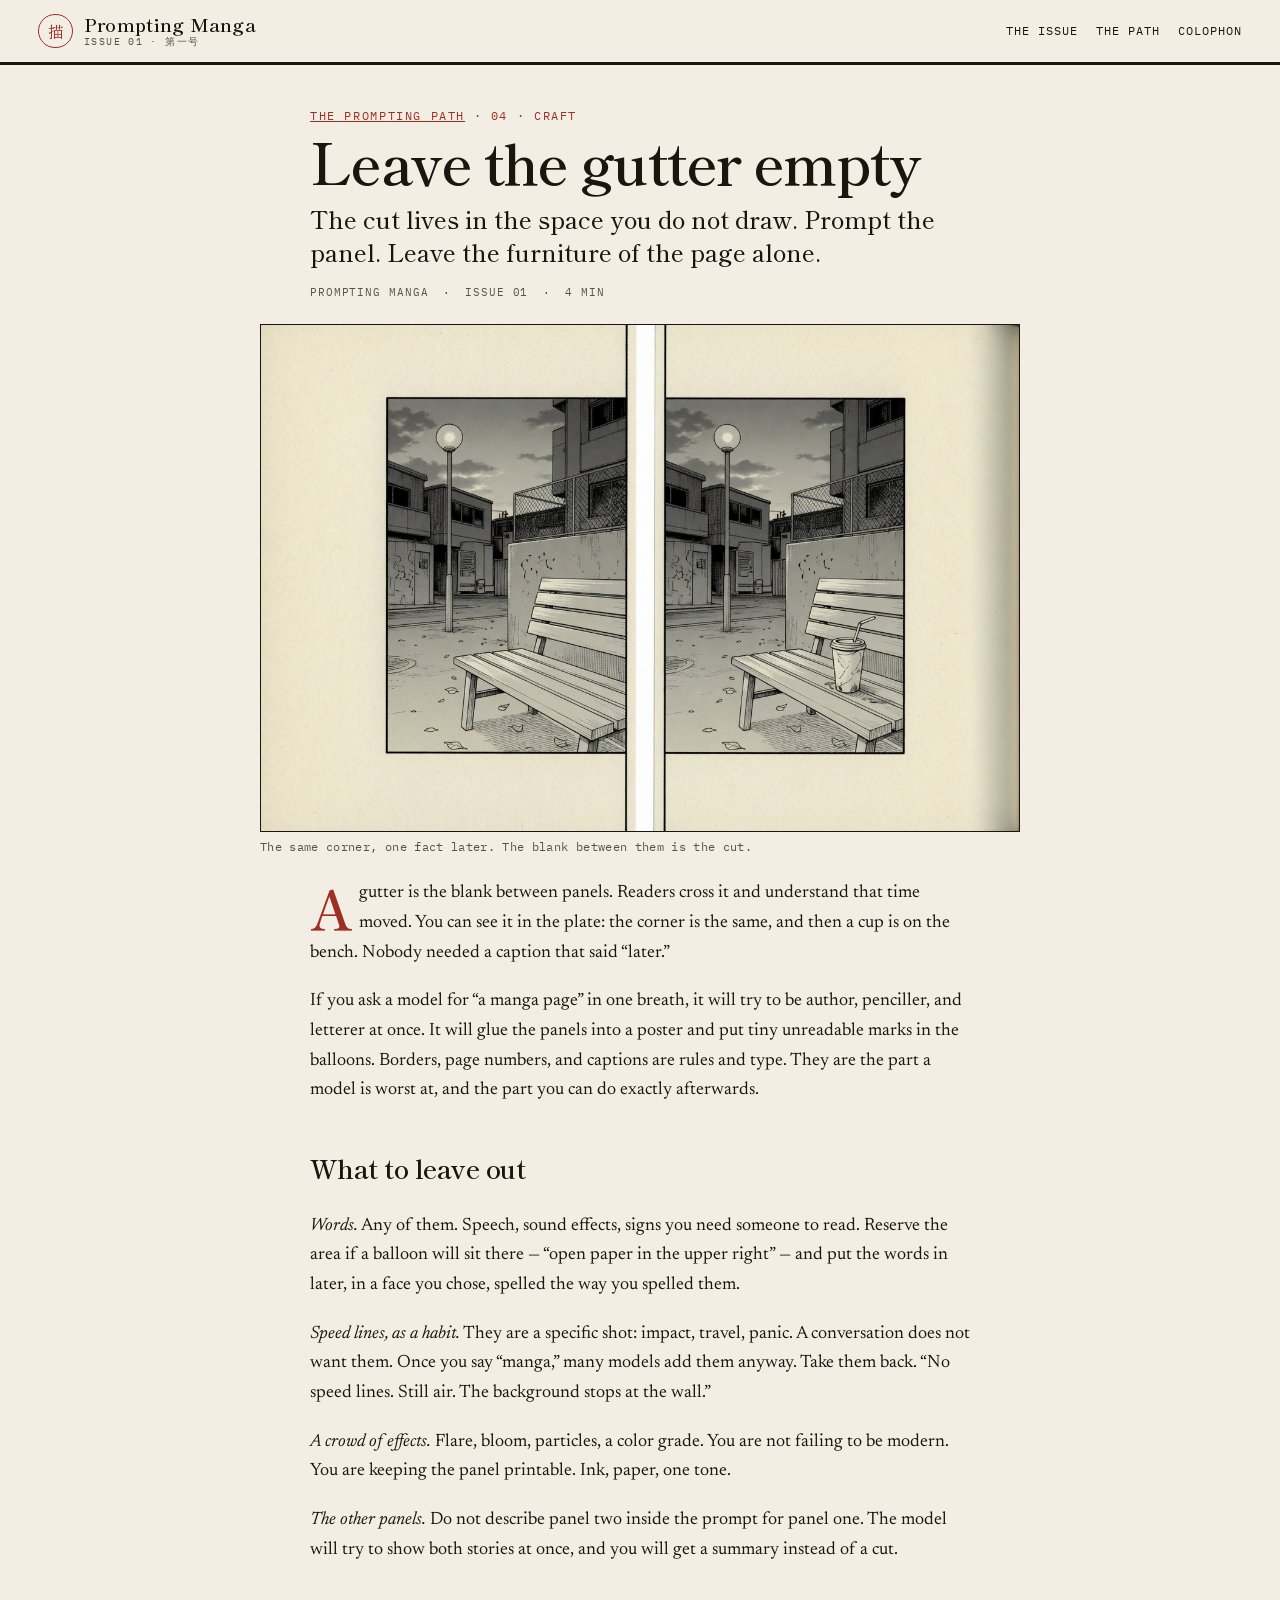
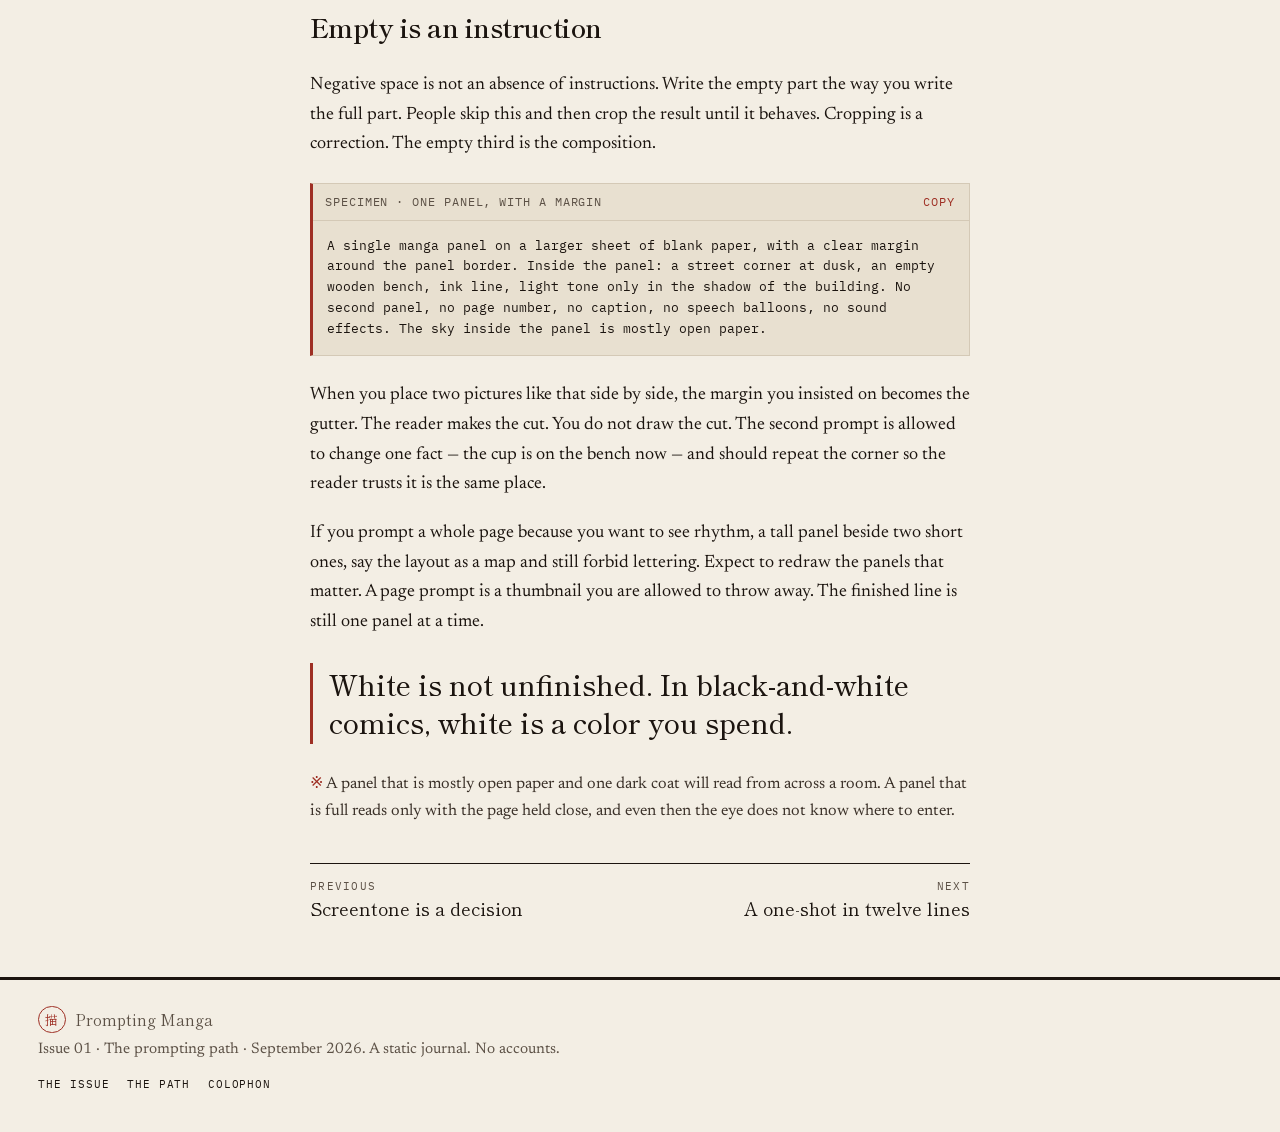
<file: articles/the-gutter.html>
<!DOCTYPE html>
<html lang="en">
<head>
  <meta charset="utf-8">
  <meta name="viewport" content="width=device-width, initial-scale=1">
  <title>Leave the gutter empty — Prompting Manga</title>
  <meta name="description" content="Prompt one manga panel at a time. Leave lettering, speed lines, and the next panel out of the picture. The gutter is the cut you do not draw.">
  <meta name="theme-color" content="#f3eee4" media="(prefers-color-scheme: light)">
  <meta name="theme-color" content="#14110e" media="(prefers-color-scheme: dark)">
  <link rel="icon" href="../favicon.svg" type="image/svg+xml">
  <link rel="preconnect" href="https://fonts.googleapis.com">
  <link rel="preconnect" href="https://fonts.gstatic.com" crossorigin>
  <link href="https://fonts.googleapis.com/css2?family=IBM+Plex+Mono:wght@400;500&family=Newsreader:ital,opsz,wght@0,6..72,400;0,6..72,500;0,6..72,600;1,6..72,400&family=Shippori+Mincho:wght@500;600;700&display=swap" rel="stylesheet">
  <link rel="stylesheet" href="../css/site.css">
</head>
<body>
  <a class="skip" href="#main">Skip to content</a>
  <div class="progress" aria-hidden="true"></div>
  <header class="top">
    <a class="brand" href="../index.html">
      <span class="hanko" aria-hidden="true">描</span>
      <span class="brand-name">Prompting Manga<small>Issue 01 · 第一号</small></span>
    </a>
    <nav class="nav" aria-label="Primary">
      <a href="../index.html">The issue</a>
      <a href="../path.html">The path</a>
      <a href="../about.html">Colophon</a>
    </nav>
  </header>

  <main id="main" class="essay-wrap">
    <article>
      <header class="essay-head">
        <p class="eyebrow"><a href="../path.html">The prompting path</a> · 04 · Craft</p>
        <h1>Leave the gutter empty</h1>
        <p class="standfirst">The cut lives in the space you do not draw. Prompt the panel. Leave the furniture of the page alone.</p>
        <p class="byline"><span>Prompting Manga</span><span>Issue 01</span><span>4 min</span></p>
      </header>

      <figure class="figure">
        <img src="../assets/gutter.jpg" width="1248" height="832" alt="Two manga panels of the same dusk street corner, separated by a wide blank gutter. A paper cup sits on the bench only in the second panel.">
        <figcaption>The same corner, one fact later. The blank between them is the cut.</figcaption>
      </figure>

      <div class="prose">
        <p class="drop">A gutter is the blank between panels. Readers cross it and understand that time moved. You can see it in the plate: the corner is the same, and then a cup is on the bench. Nobody needed a caption that said “later.”</p>
        <p>If you ask a model for “a manga page” in one breath, it will try to be author, penciller, and letterer at once. It will glue the panels into a poster and put tiny unreadable marks in the balloons. Borders, page numbers, and captions are rules and type. They are the part a model is worst at, and the part you can do exactly afterwards.</p>

        <h2>What to leave out</h2>
        <p><em>Words.</em> Any of them. Speech, sound effects, signs you need someone to read. Reserve the area if a balloon will sit there — “open paper in the upper right” — and put the words in later, in a face you chose, spelled the way you spelled them.</p>
        <p><em>Speed lines, as a habit.</em> They are a specific shot: impact, travel, panic. A conversation does not want them. Once you say “manga,” many models add them anyway. Take them back. “No speed lines. Still air. The background stops at the wall.”</p>
        <p><em>A crowd of effects.</em> Flare, bloom, particles, a color grade. You are not failing to be modern. You are keeping the panel printable. Ink, paper, one tone.</p>
        <p><em>The other panels.</em> Do not describe panel two inside the prompt for panel one. The model will try to show both stories at once, and you will get a summary instead of a cut.</p>

        <h2>Empty is an instruction</h2>
        <p>Negative space is not an absence of instructions. Write the empty part the way you write the full part. People skip this and then crop the result until it behaves. Cropping is a correction. The empty third is the composition.</p>

        <figure class="specimen">
          <figcaption>
            <span>Specimen · one panel, with a margin</span>
            <button type="button" data-copy>Copy</button>
          </figcaption>
          <pre>A single manga panel on a larger sheet of blank paper, with a clear margin around the panel border. Inside the panel: a street corner at dusk, an empty wooden bench, ink line, light tone only in the shadow of the building. No second panel, no page number, no caption, no speech balloons, no sound effects. The sky inside the panel is mostly open paper.</pre>
        </figure>

        <p>When you place two pictures like that side by side, the margin you insisted on becomes the gutter. The reader makes the cut. You do not draw the cut. The second prompt is allowed to change one fact — the cup is on the bench now — and should repeat the corner so the reader trusts it is the same place.</p>
        <p>If you prompt a whole page because you want to see rhythm, a tall panel beside two short ones, say the layout as a map and still forbid lettering. Expect to redraw the panels that matter. A page prompt is a thumbnail you are allowed to throw away. The finished line is still one panel at a time.</p>

        <blockquote class="pull">
          <p>White is not unfinished. In black-and-white comics, white is a color you spend.</p>
        </blockquote>

        <p class="note">A panel that is mostly open paper and one dark coat will read from across a room. A panel that is full reads only with the page held close, and even then the eye does not know where to enter.</p>
      </div>

      <nav class="pager" aria-label="Along the path">
        <a class="prev" href="screentone.html"><span>Previous</span>Screentone is a decision</a>
        <a class="next" href="twelve-lines.html"><span>Next</span>A one-shot in twelve lines</a>
      </nav>
    </article>
  </main>

  <footer class="site-foot">
    <p class="foot-brand"><span class="hanko" aria-hidden="true">描</span> Prompting Manga</p>
    <p>Issue 01 · The prompting path · September 2026. A static journal. No accounts.</p>
    <nav class="foot-nav" aria-label="Footer">
      <a href="../index.html">The issue</a>
      <a href="../path.html">The path</a>
      <a href="../about.html">Colophon</a>
    </nav>
  </footer>
  <script src="../js/site.js"></script>
</body>
</html>
</file>
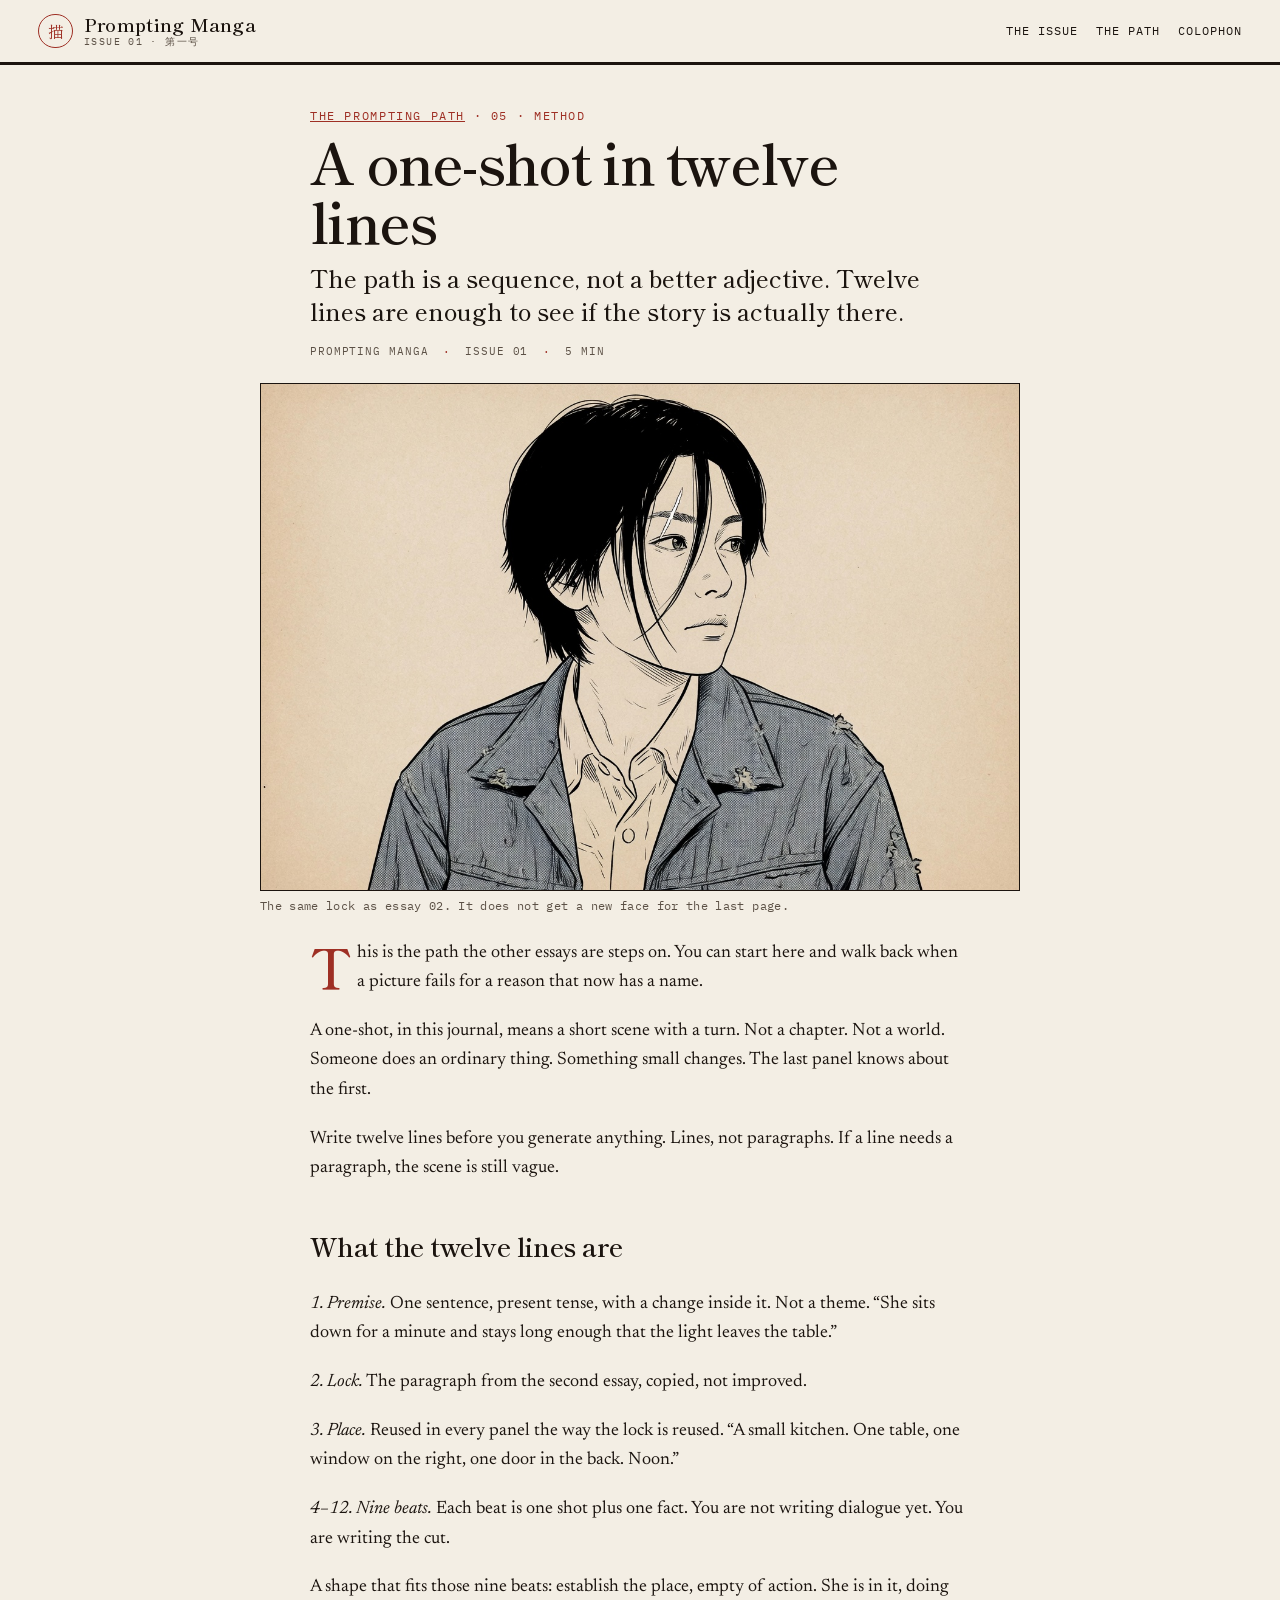
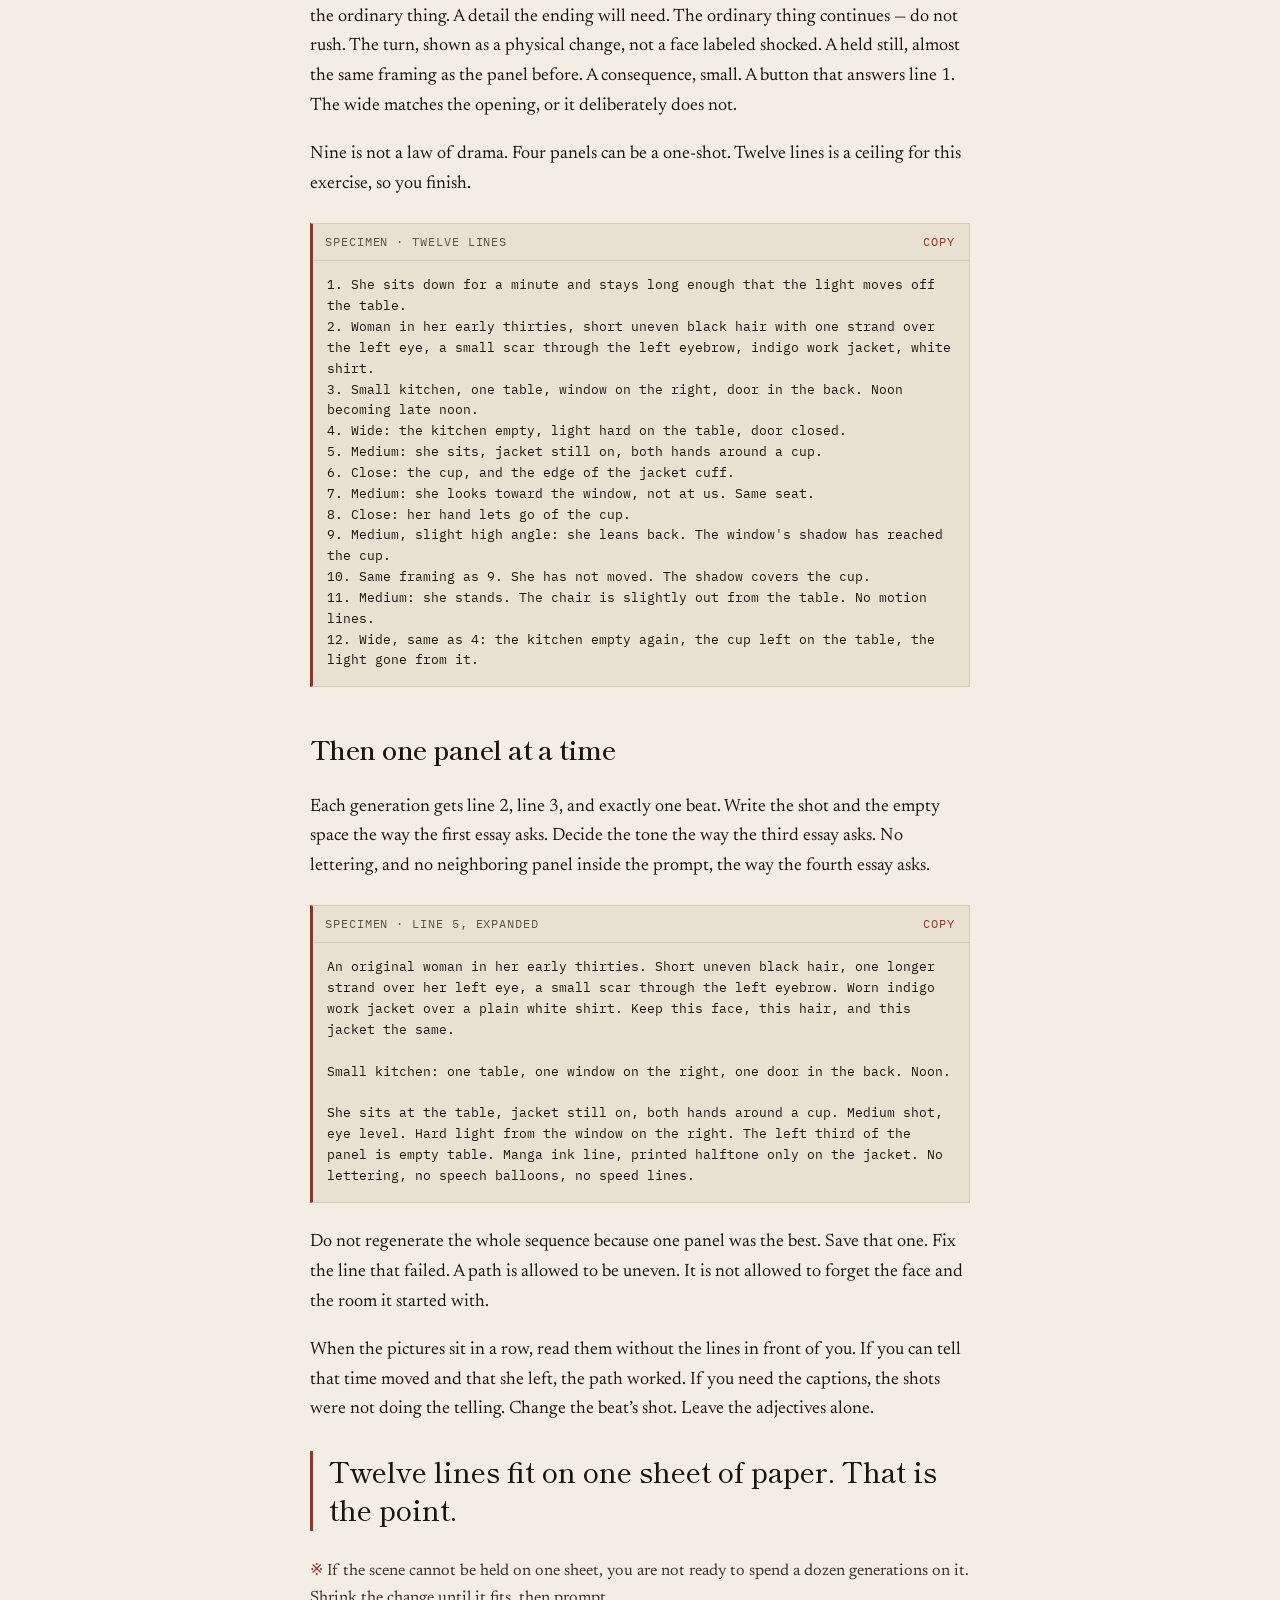
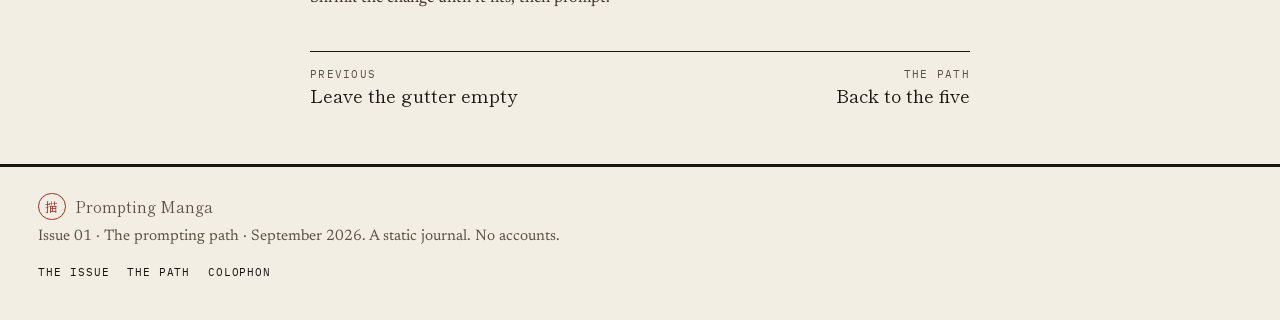
<file: articles/twelve-lines.html>
<!DOCTYPE html>
<html lang="en">
<head>
  <meta charset="utf-8">
  <meta name="viewport" content="width=device-width, initial-scale=1">
  <title>A one-shot in twelve lines — Prompting Manga</title>
  <meta name="description" content="The prompting path, end to end: one premise, one character lock, one place, and nine panel beats. Twelve lines before you generate anything.">
  <meta name="theme-color" content="#f3eee4" media="(prefers-color-scheme: light)">
  <meta name="theme-color" content="#14110e" media="(prefers-color-scheme: dark)">
  <link rel="icon" href="../favicon.svg" type="image/svg+xml">
  <link rel="preconnect" href="https://fonts.googleapis.com">
  <link rel="preconnect" href="https://fonts.gstatic.com" crossorigin>
  <link href="https://fonts.googleapis.com/css2?family=IBM+Plex+Mono:wght@400;500&family=Newsreader:ital,opsz,wght@0,6..72,400;0,6..72,500;0,6..72,600;1,6..72,400&family=Shippori+Mincho:wght@500;600;700&display=swap" rel="stylesheet">
  <link rel="stylesheet" href="../css/site.css">
</head>
<body>
  <a class="skip" href="#main">Skip to content</a>
  <div class="progress" aria-hidden="true"></div>
  <header class="top">
    <a class="brand" href="../index.html">
      <span class="hanko" aria-hidden="true">描</span>
      <span class="brand-name">Prompting Manga<small>Issue 01 · 第一号</small></span>
    </a>
    <nav class="nav" aria-label="Primary">
      <a href="../index.html">The issue</a>
      <a href="../path.html">The path</a>
      <a href="../about.html">Colophon</a>
    </nav>
  </header>

  <main id="main" class="essay-wrap">
    <article>
      <header class="essay-head">
        <p class="eyebrow"><a href="../path.html">The prompting path</a> · 05 · Method</p>
        <h1>A one-shot in twelve lines</h1>
        <p class="standfirst">The path is a sequence, not a better adjective. Twelve lines are enough to see if the story is actually there.</p>
        <p class="byline"><span>Prompting Manga</span><span>Issue 01</span><span>5 min</span></p>
      </header>

      <figure class="figure">
        <img src="../assets/face.jpg" width="1248" height="832" alt="The same ink portrait as the character lock: an adult woman with a strand of hair over one eye, a scar through the eyebrow, and an indigo work jacket.">
        <figcaption>The same lock as essay 02. It does not get a new face for the last page.</figcaption>
      </figure>

      <div class="prose">
        <p class="drop">This is the path the other essays are steps on. You can start here and walk back when a picture fails for a reason that now has a name.</p>
        <p>A one-shot, in this journal, means a short scene with a turn. Not a chapter. Not a world. Someone does an ordinary thing. Something small changes. The last panel knows about the first.</p>
        <p>Write twelve lines before you generate anything. Lines, not paragraphs. If a line needs a paragraph, the scene is still vague.</p>

        <h2>What the twelve lines are</h2>
        <p><em>1. Premise.</em> One sentence, present tense, with a change inside it. Not a theme. “She sits down for a minute and stays long enough that the light leaves the table.”</p>
        <p><em>2. Lock.</em> The paragraph from the second essay, copied, not improved.</p>
        <p><em>3. Place.</em> Reused in every panel the way the lock is reused. “A small kitchen. One table, one window on the right, one door in the back. Noon.”</p>
        <p><em>4–12. Nine beats.</em> Each beat is one shot plus one fact. You are not writing dialogue yet. You are writing the cut.</p>
        <p>A shape that fits those nine beats: establish the place, empty of action. She is in it, doing the ordinary thing. A detail the ending will need. The ordinary thing continues — do not rush. The turn, shown as a physical change, not a face labeled shocked. A held still, almost the same framing as the panel before. A consequence, small. A button that answers line 1. The wide matches the opening, or it deliberately does not.</p>
        <p>Nine is not a law of drama. Four panels can be a one-shot. Twelve lines is a ceiling for this exercise, so you finish.</p>

        <figure class="specimen">
          <figcaption>
            <span>Specimen · twelve lines</span>
            <button type="button" data-copy>Copy</button>
          </figcaption>
          <pre>1. She sits down for a minute and stays long enough that the light moves off the table.
2. Woman in her early thirties, short uneven black hair with one strand over the left eye, a small scar through the left eyebrow, indigo work jacket, white shirt.
3. Small kitchen, one table, window on the right, door in the back. Noon becoming late noon.
4. Wide: the kitchen empty, light hard on the table, door closed.
5. Medium: she sits, jacket still on, both hands around a cup.
6. Close: the cup, and the edge of the jacket cuff.
7. Medium: she looks toward the window, not at us. Same seat.
8. Close: her hand lets go of the cup.
9. Medium, slight high angle: she leans back. The window's shadow has reached the cup.
10. Same framing as 9. She has not moved. The shadow covers the cup.
11. Medium: she stands. The chair is slightly out from the table. No motion lines.
12. Wide, same as 4: the kitchen empty again, the cup left on the table, the light gone from it.</pre>
        </figure>

        <h2>Then one panel at a time</h2>
        <p>Each generation gets line 2, line 3, and exactly one beat. Write the shot and the empty space the way the first essay asks. Decide the tone the way the third essay asks. No lettering, and no neighboring panel inside the prompt, the way the fourth essay asks.</p>

        <figure class="specimen">
          <figcaption>
            <span>Specimen · line 5, expanded</span>
            <button type="button" data-copy>Copy</button>
          </figcaption>
          <pre>An original woman in her early thirties. Short uneven black hair, one longer strand over her left eye, a small scar through the left eyebrow. Worn indigo work jacket over a plain white shirt. Keep this face, this hair, and this jacket the same.

Small kitchen: one table, one window on the right, one door in the back. Noon.

She sits at the table, jacket still on, both hands around a cup. Medium shot, eye level. Hard light from the window on the right. The left third of the panel is empty table. Manga ink line, printed halftone only on the jacket. No lettering, no speech balloons, no speed lines.</pre>
        </figure>

        <p>Do not regenerate the whole sequence because one panel was the best. Save that one. Fix the line that failed. A path is allowed to be uneven. It is not allowed to forget the face and the room it started with.</p>
        <p>When the pictures sit in a row, read them without the lines in front of you. If you can tell that time moved and that she left, the path worked. If you need the captions, the shots were not doing the telling. Change the beat’s shot. Leave the adjectives alone.</p>

        <blockquote class="pull">
          <p>Twelve lines fit on one sheet of paper. That is the point.</p>
        </blockquote>

        <p class="note">If the scene cannot be held on one sheet, you are not ready to spend a dozen generations on it. Shrink the change until it fits, then prompt.</p>
      </div>

      <nav class="pager" aria-label="Along the path">
        <a class="prev" href="the-gutter.html"><span>Previous</span>Leave the gutter empty</a>
        <a class="next" href="../path.html"><span>The path</span>Back to the five</a>
      </nav>
    </article>
  </main>

  <footer class="site-foot">
    <p class="foot-brand"><span class="hanko" aria-hidden="true">描</span> Prompting Manga</p>
    <p>Issue 01 · The prompting path · September 2026. A static journal. No accounts.</p>
    <nav class="foot-nav" aria-label="Footer">
      <a href="../index.html">The issue</a>
      <a href="../path.html">The path</a>
      <a href="../about.html">Colophon</a>
    </nav>
  </footer>
  <script src="../js/site.js"></script>
</body>
</html>
</file>
<file: css/site.css>
:root {
  --paper: #f3eee4;
  --paper-2: #e8e0d0;
  --ink: #1b140f;
  --ink-soft: #3a3028;
  --muted: #5c5146;
  --rule: #d4c9b6;
  --seal: #9e2f24;
  --indigo: #1e3a5f;
  --pad: clamp(1.15rem, 4vw, 2.4rem);
  --display: "Shippori Mincho", "Yu Mincho", "Iowan Old Style", Palatino, serif;
  --serif: "Newsreader", "Iowan Old Style", "Palatino Linotype", Palatino, serif;
  --mono: "IBM Plex Mono", Consolas, ui-monospace, monospace;
  color-scheme: light;
  --select: #e7b2a8;
}

@media (prefers-color-scheme: dark) {
  :root {
    --paper: #14110e;
    --paper-2: #241e18;
    --ink: #f3eadf;
    --ink-soft: #e6d9c8;
    --muted: #cbbba6;
    --rule: #3c332b;
    --seal: #f07164;
    --indigo: #b7cbe8;
    --select: #6e2e28;
    color-scheme: dark;
  }
}

*,
*::before,
*::after {
  box-sizing: border-box;
}

html {
  -webkit-text-size-adjust: 100%;
}

body {
  display: flex;
  flex-direction: column;
  min-height: 100vh;
  margin: 0;
  background: var(--paper);
  color: var(--ink);
  font-family: var(--serif);
  font-size: 1.125rem;
  line-height: 1.65;
  font-optical-sizing: auto;
}

main {
  flex: 1 0 auto;
  min-width: 0;
}

::selection {
  background: var(--select);
  color: var(--ink);
}

img {
  max-width: 100%;
  height: auto;
}

a {
  color: var(--indigo);
}

:focus-visible {
  outline: 2px solid var(--seal);
  outline-offset: 3px;
}

.skip {
  position: absolute;
  left: 1rem;
  top: -4rem;
  background: var(--ink);
  color: var(--paper);
  padding: 0.45rem 0.7rem;
  z-index: 50;
  text-decoration: none;
}

.skip:focus {
  top: 0.6rem;
}

.progress {
  position: fixed;
  inset: 0 0 auto 0;
  height: 3px;
  background: var(--seal);
  transform: scaleX(0);
  transform-origin: 0 50%;
  z-index: 40;
  pointer-events: none;
}

.top {
  position: sticky;
  top: 0;
  z-index: 20;
  display: flex;
  flex-wrap: wrap;
  align-items: center;
  gap: 0.7rem 1.5rem;
  width: 100%;
  min-width: 0;
  padding: 0.85rem var(--pad);
  background: var(--paper);
  border-bottom: 3px solid var(--ink);
}

.brand {
  display: flex;
  align-items: center;
  gap: 0.7rem;
  min-width: 0;
  margin-right: auto;
  color: var(--ink);
  text-decoration: none;
}

.hanko {
  width: 2.15rem;
  height: 2.15rem;
  display: grid;
  place-items: center;
  flex: 0 0 auto;
  border: 1.5px solid var(--seal);
  border-radius: 50%;
  color: var(--seal);
  font-family: var(--display);
  font-size: 1rem;
  line-height: 1;
}

.brand-name {
  font-family: var(--display);
  font-weight: 600;
  font-size: 1.15rem;
  letter-spacing: 0.01em;
  line-height: 1.1;
}

.brand-name small {
  display: block;
  margin-top: 0.18rem;
  font-family: var(--mono);
  font-size: 0.62rem;
  font-weight: 400;
  letter-spacing: 0.14em;
  text-transform: uppercase;
  color: var(--muted);
}

.nav {
  display: flex;
  flex-wrap: wrap;
  gap: 0.35rem 1.15rem;
}

.nav a {
  color: var(--ink);
  text-decoration: none;
  font-family: var(--mono);
  font-size: 0.74rem;
  letter-spacing: 0.08em;
  text-transform: uppercase;
}

.nav a[aria-current="page"],
.nav a:hover {
  color: var(--seal);
}

.eyebrow,
.section-label {
  margin: 0;
  font-family: var(--mono);
  font-size: 0.72rem;
  letter-spacing: 0.14em;
  text-transform: uppercase;
  color: var(--seal);
}

.eyebrow a {
  color: inherit;
}

.cover {
  display: grid;
  grid-template-columns: minmax(0, 1.08fr) minmax(0, 0.92fr);
  gap: clamp(1.4rem, 4vw, 3.2rem);
  align-items: end;
  padding: clamp(1.6rem, 5vw, 3.2rem) var(--pad) clamp(1.8rem, 4vw, 2.8rem);
  border-bottom: 1px solid var(--rule);
}

.cover h1,
.page-head h1,
.essay-head h1 {
  margin: 0.35rem 0 0.85rem;
  font-family: var(--display);
  font-weight: 600;
  letter-spacing: -0.03em;
  line-height: 1.04;
  text-wrap: pretty;
}

.cover h1 {
  font-size: clamp(3rem, 6.2vw, 5.35rem);
}

.dek,
.standfirst {
  margin: 0;
  text-wrap: pretty;
}

.dek {
  max-width: 38rem;
  color: var(--ink-soft);
  font-size: 1.22rem;
  line-height: 1.5;
}

.actions {
  display: flex;
  flex-wrap: wrap;
  gap: 0.8rem 1.6rem;
  margin-top: 1.45rem;
}

.actions a,
.more {
  color: var(--ink);
  text-decoration: none;
  font-family: var(--display);
  font-size: 1.15rem;
  border-bottom: 1px solid var(--seal);
  padding-bottom: 0.08rem;
}

.actions a:hover,
.more:hover {
  color: var(--seal);
}

.cover-fig,
.figure {
  margin: 0;
}

.cover-fig img,
.figure img {
  display: block;
  width: 100%;
  border: 1px solid var(--ink);
}

figcaption {
  margin-top: 0.45rem;
  font-family: var(--mono);
  font-size: 0.72rem;
  line-height: 1.45;
  letter-spacing: 0.03em;
  color: var(--muted);
}

.band {
  padding: clamp(1.8rem, 4vw, 3rem) var(--pad);
}

.band + .band,
.contents {
  border-top: 1px solid var(--rule);
}

.how-grid {
  display: grid;
  grid-template-columns: repeat(3, minmax(0, 1fr));
  gap: 1.4rem 2rem;
  margin-top: 0.9rem;
  padding-top: 1rem;
  border-top: 1px solid var(--ink);
}

.how-grid p {
  margin: 0;
}

.how-grid strong {
  display: block;
  margin-bottom: 0.28rem;
  font-family: var(--display);
  font-weight: 600;
  font-size: 1.28rem;
}

.section-h {
  display: flex;
  justify-content: space-between;
  gap: 1rem;
  align-items: baseline;
  margin-bottom: 0.4rem;
}

.section-h h2,
.path-intro h2 {
  margin: 0;
  font-family: var(--display);
  font-size: clamp(1.7rem, 3vw, 2.1rem);
  font-weight: 600;
  letter-spacing: -0.02em;
}

.section-h p {
  margin: 0;
  color: var(--muted);
  font-size: 1rem;
}

.toc {
  list-style: none;
  margin: 0.6rem 0 0;
  padding: 0;
  border-top: 1px solid var(--ink);
}

.toc a {
  display: grid;
  grid-template-columns: 3.1rem minmax(0, 1fr) auto;
  grid-template-areas:
    "n title meta"
    "n dek meta";
  column-gap: 1rem;
  row-gap: 0.12rem;
  align-items: baseline;
  padding: 1.05rem 0;
  border-bottom: 1px solid var(--rule);
  color: inherit;
  text-decoration: none;
}

.toc-n {
  grid-area: n;
  font-family: var(--display);
  font-size: 1.35rem;
  color: var(--seal);
}

.toc-title {
  grid-area: title;
  font-family: var(--display);
  font-weight: 600;
  font-size: clamp(1.4rem, 2.2vw, 1.9rem);
  letter-spacing: -0.02em;
  line-height: 1.2;
}

.toc-dek {
  grid-area: dek;
  color: var(--muted);
}

.toc-meta {
  grid-area: meta;
  align-self: center;
  font-family: var(--mono);
  font-size: 0.7rem;
  letter-spacing: 0.07em;
  text-transform: uppercase;
  color: var(--muted);
  white-space: nowrap;
}

.toc a:hover .toc-title {
  color: var(--seal);
}

.page-head {
  max-width: 46rem;
  padding: clamp(1.8rem, 6vw, 3.6rem) var(--pad) 0.4rem;
}

.page-head h1 {
  font-size: clamp(2.6rem, 6vw, 4.15rem);
}

.page-head + .essay-wrap .prose {
  margin-left: 0;
}

.page-body {
  padding: 1.2rem var(--pad) 3.5rem;
}

.path {
  list-style: none;
  max-width: 42rem;
  margin: 0.4rem 0 0;
  padding: 0;
}

.path li + li {
  margin-top: 0;
}

.path a {
  position: relative;
  display: block;
  margin-left: 0.45rem;
  padding: 0 0 1.85rem 1.45rem;
  border-left: 2px solid var(--seal);
  color: inherit;
  text-decoration: none;
}

.path li:last-child a {
  border-left-color: transparent;
}

.path a::before {
  content: "";
  position: absolute;
  left: -0.48rem;
  top: 0.28rem;
  width: 0.78rem;
  height: 0.78rem;
  border: 2px solid var(--seal);
  border-radius: 50%;
  background: var(--paper);
}

.path a:hover::before {
  background: var(--seal);
}

.path-n {
  font-family: var(--mono);
  font-size: 0.7rem;
  letter-spacing: 0.12em;
  text-transform: uppercase;
  color: var(--seal);
}

.path h2 {
  margin: 0.15rem 0 0.3rem;
  font-family: var(--display);
  font-weight: 600;
  font-size: clamp(1.55rem, 3vw, 2rem);
  letter-spacing: -0.02em;
  line-height: 1.2;
}

.path p {
  margin: 0;
  max-width: 38rem;
  color: var(--ink-soft);
}

.path a:hover h2 {
  color: var(--seal);
}

.essay-wrap {
  padding: clamp(1.5rem, 4vw, 2.6rem) var(--pad) 3.5rem;
}

.essay-head,
.prose,
.pager {
  width: min(66ch, 100%);
  margin-inline: auto;
}

.figure {
  width: min(760px, 100%);
  margin: 1.4rem auto 0.2rem;
}

.essay-head h1 {
  font-size: clamp(2.35rem, 5vw, 3.55rem);
}

.standfirst {
  font-family: var(--display);
  font-size: clamp(1.28rem, 2vw, 1.5rem);
  font-weight: 500;
  line-height: 1.35;
}

.byline {
  display: flex;
  flex-wrap: wrap;
  gap: 0.35rem 0.9rem;
  margin: 0.95rem 0 0;
  font-family: var(--mono);
  font-size: 0.7rem;
  letter-spacing: 0.08em;
  text-transform: uppercase;
  color: var(--muted);
}

.byline span + span::before {
  content: "·";
  margin-right: 0.9rem;
  color: var(--seal);
}

.prose {
  margin-top: 1.5rem;
}

.prose p,
.prose h2 {
  margin: 0 0 1.05em;
}

.prose h2 {
  margin-top: 1.7em;
  font-family: var(--display);
  font-weight: 600;
  font-size: 1.65rem;
  letter-spacing: -0.02em;
  line-height: 1.25;
}

.prose .drop::first-letter {
  float: left;
  padding: 0.12em 0.12em 0 0;
  font-family: var(--display);
  font-size: 3.35rem;
  font-weight: 600;
  line-height: 0.8;
  color: var(--seal);
}

.pull {
  margin: 1.6rem 0 1.7rem;
  padding: 0.15rem 0 0.15rem 1rem;
  border-left: 3px solid var(--seal);
  font-family: var(--display);
  font-size: clamp(1.4rem, 2.4vw, 1.75rem);
  font-weight: 500;
  line-height: 1.35;
}

.pull p {
  margin: 0;
}

.note {
  color: var(--ink-soft);
  font-size: 1.02rem;
}

.note::before {
  content: "※ ";
  color: var(--seal);
}

.specimen {
  margin: 1.45rem 0 1.6rem;
  background: var(--paper-2);
  border: 1px solid var(--rule);
  border-left: 3px solid var(--seal);
}

.specimen figcaption {
  display: flex;
  flex-wrap: wrap;
  justify-content: space-between;
  align-items: center;
  gap: 0.35rem 1rem;
  margin: 0;
  padding: 0.45rem 0.75rem;
  border-bottom: 1px solid var(--rule);
  letter-spacing: 0.08em;
  text-transform: uppercase;
}

.specimen pre {
  margin: 0;
  padding: 0.85rem 0.9rem 1rem;
  overflow-wrap: anywhere;
  font-family: var(--mono);
  font-size: 0.84rem;
  line-height: 1.55;
  white-space: pre-wrap;
  color: var(--ink);
}

.specimen button {
  flex: 0 0 auto;
  margin: 0;
  padding: 0.15rem 0.1rem;
  border: 0;
  background: transparent;
  color: var(--seal);
  font: inherit;
  letter-spacing: 0.1em;
  text-transform: uppercase;
  cursor: pointer;
}

.specimen button:hover {
  color: var(--ink);
}

.pager {
  display: grid;
  grid-template-columns: 1fr 1fr;
  gap: 1rem 1.5rem;
  margin-top: 2.4rem;
  padding-top: 1rem;
  border-top: 1px solid var(--ink);
}

.pager a {
  color: var(--ink);
  text-decoration: none;
  font-family: var(--display);
  font-size: 1.15rem;
  line-height: 1.3;
}

.pager a.next {
  grid-column: 2;
  text-align: right;
}

.pager a span {
  display: block;
  margin-bottom: 0.2rem;
  font-family: var(--mono);
  font-size: 0.66rem;
  letter-spacing: 0.12em;
  text-transform: uppercase;
  color: var(--muted);
}

.pager a:hover {
  color: var(--seal);
}

.site-foot {
  width: 100%;
  min-width: 0;
  padding: 1.35rem var(--pad) 2.4rem;
  border-top: 3px solid var(--ink);
}

.foot-brand {
  display: flex;
  align-items: center;
  gap: 0.6rem;
  margin: 0 0 0.45rem;
  color: var(--ink);
  font-family: var(--display);
  font-size: 1.12rem;
}

.foot-brand .hanko {
  width: 1.7rem;
  height: 1.7rem;
  font-size: 0.82rem;
}

.site-foot p {
  max-width: 42rem;
  margin: 0.25rem 0 0;
  color: var(--muted);
  font-size: 0.95rem;
}

.foot-nav {
  display: flex;
  flex-wrap: wrap;
  gap: 0.4rem 1.1rem;
  margin-top: 0.85rem;
}

.foot-nav a {
  color: var(--ink);
  text-decoration: none;
  font-family: var(--mono);
  font-size: 0.7rem;
  letter-spacing: 0.08em;
  text-transform: uppercase;
}

.foot-nav a:hover {
  color: var(--seal);
}

@media (max-width: 860px) {
  .cover,
  .how-grid {
    grid-template-columns: 1fr;
  }

  .nav {
    flex: 1 1 100%;
  }

  .toc a {
    grid-template-columns: 2.5rem minmax(0, 1fr);
    grid-template-areas:
      "n title"
      "n dek"
      "n meta";
  }

  .toc-meta {
    white-space: normal;
    margin-top: 0.25rem;
  }

  .section-h {
    flex-direction: column;
    align-items: flex-start;
  }

  .brand-name small {
    display: none;
  }
}

@media (max-width: 560px) {
  body {
    font-size: 1.05rem;
  }

  .cover h1 {
    font-size: 2.65rem;
  }

  .essay-head h1,
  .page-head h1 {
    font-size: 2.15rem;
  }

  .pager {
    grid-template-columns: 1fr;
  }

  .pager a.next {
    grid-column: 1;
    text-align: left;
  }
}

@media (prefers-reduced-motion: reduce) {
  html {
    scroll-behavior: auto;
  }
}

@media print {
  .top,
  .progress,
  .skip,
  .pager,
  .actions,
  .foot-nav,
  .specimen button {
    display: none !important;
  }

  body {
    background: white;
    color: black;
    font-size: 12pt;
  }

  a {
    color: black;
    text-decoration: none;
  }

  .cover,
  .essay-wrap,
  .page-body,
  .band {
    padding-left: 0;
    padding-right: 0;
  }

  .specimen,
  .figure {
    break-inside: avoid;
  }
}
</file>
